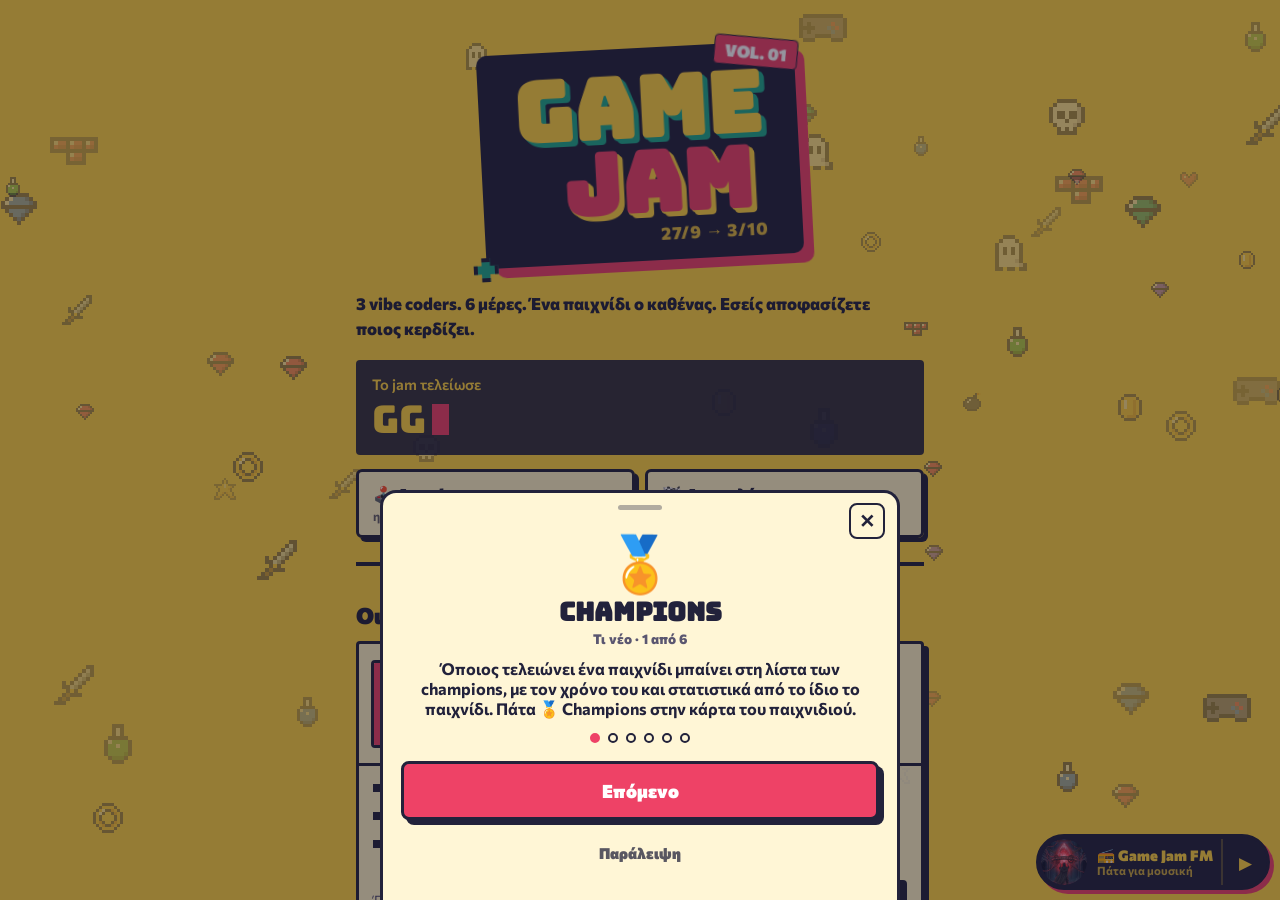
<file: index.html>
<!doctype html>
<html lang="el">
<head>
<meta charset="utf-8">
<meta name="viewport" content="width=device-width, initial-scale=1, viewport-fit=cover">
<title>GAME JAM Vol. 01</title>
<meta name="description" content="Κώστας, Αμαρίλντο και Φάνης έφτιαξαν από ένα παιχνίδι σε 6 μέρες. Παίξε, βαθμολόγησε και σχολίασε ως την Κυριακή 4/10, 21:00.">
<meta name="theme-color" content="#FFD23F">
<meta property="og:title" content="GAME JAM Vol. 01">
<meta property="og:description" content="3 vibe coders. 6 μέρες. Εσύ αποφασίζεις ποιος κερδίζει.">
<meta property="og:type" content="website">
<meta property="og:url" content="https://gamejam-patra.netlify.app/">
<meta property="og:image" content="https://gamejam-patra.netlify.app/og-vote.png">
<meta property="og:image:width" content="1200">
<meta property="og:image:height" content="630">
<meta name="twitter:card" content="summary_large_image">
<meta name="twitter:image" content="https://gamejam-patra.netlify.app/og-vote.png">
<link rel="manifest" href="manifest.webmanifest">
<link rel="apple-touch-icon" href="icons/apple-touch-icon.png">
<meta name="apple-mobile-web-app-capable" content="yes">
<meta name="mobile-web-app-capable" content="yes">
<meta name="apple-mobile-web-app-status-bar-style" content="default">
<meta name="apple-mobile-web-app-title" content="Game Jam">
<link rel="icon" href="data:image/svg+xml,<svg xmlns=%22http://www.w3.org/2000/svg%22 viewBox=%220 0 100 100%22><text y=%22.9em%22 font-size=%2290%22>🕹️</text></svg>">
<link rel="preconnect" href="https://fonts.googleapis.com">
<link rel="preconnect" href="https://fonts.gstatic.com" crossorigin>
<link href="https://fonts.googleapis.com/css2?family=Bungee&family=Commissioner:wght@400;600;800;900&display=swap" rel="stylesheet">
<link rel="stylesheet" href="gj.css?v29">
<link rel="stylesheet" href="radio.css?v29">
<style>
:root{box-sizing:border-box}
*,*::before,*::after{box-sizing:inherit}
html,body{margin:0;height:100%;overflow:hidden;background:#FFD23F}
@media (prefers-color-scheme:dark){html,body{background:#1C1B33}}
.stage{position:fixed;inset:0;padding-top:env(safe-area-inset-top,0px);padding-bottom:env(safe-area-inset-bottom,0px);padding-left:env(safe-area-inset-left,0px);padding-right:env(safe-area-inset-right,0px)}
#view{display:block;width:100%;height:100%;border:0;background:transparent}
</style>
</head>
<body>
<div class="stage"><iframe id="view" title="Game Jam" allow="autoplay; fullscreen; clipboard-write"></iframe></div>
<audio id="bgm" preload="none"></audio>
<div class="music radio" id="musicBtn" role="group" aria-label="Game Jam FM" data-on="false"><button class="rc" id="rOpen" type="button" aria-label="Άνοιγμα radio"><img id="rCover" alt="" width="40" height="40"></button><button class="rt" id="rInfo" type="button"><span class="rn" id="musicLbl">📻 Game Jam FM</span><span class="ra" id="rArtist">Πάτα για μουσική</span></button><button class="rp" id="rPlay" type="button" aria-label="Αναπαραγωγή / παύση"><span class="eq" aria-hidden="true"><i></i><i></i><i></i></span><span class="rpi" aria-hidden="true">▶</span></button></div>
<noscript><meta http-equiv="refresh" content="0; url=home.html"></noscript>
<script src="radio.js?v29"></script>
<script src="gj.js?v29"></script>
<script src="shell.js?v29"></script>
</body>
</html>
</file>
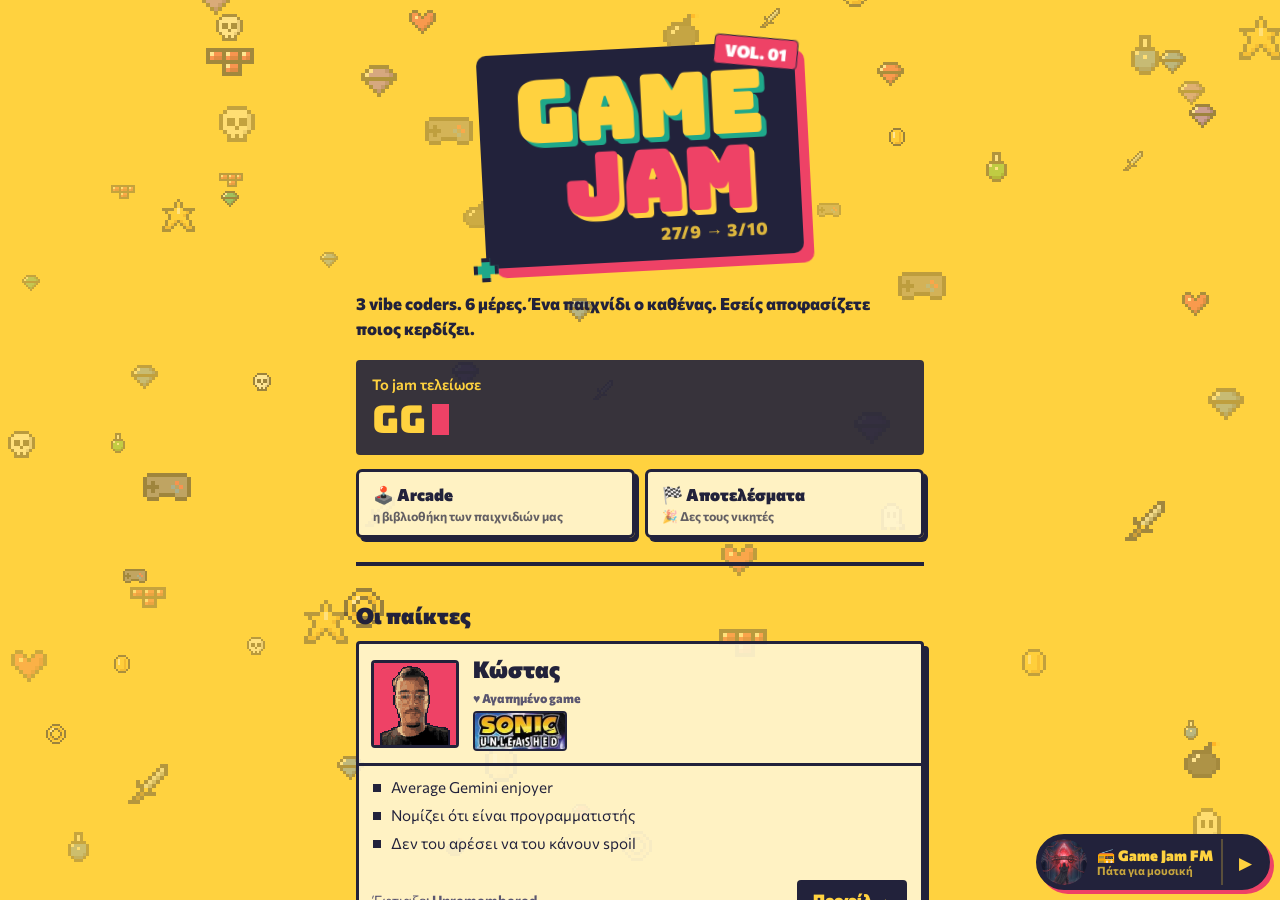
<file: arcade/index.html>
<!doctype html>
<html lang="el">
<head>
<meta charset="utf-8">
<script>if(window.top===window&&!/[?&]noshell/.test(location.search)){location.replace("/?p="+encodeURIComponent(location.pathname.replace(/^\/+/,""))+location.hash);}</script>
<meta name="viewport" content="width=device-width, initial-scale=1, viewport-fit=cover">
<title>Arcade · Game Jam</title>
<meta name="description" content="Η βιβλιοθήκη των παιχνιδιών του Κώστα, του Αμαρίλντο και του Φάνη.">
<meta name="theme-color" content="#FFD23F">
<link rel="icon" href="data:image/svg+xml,<svg xmlns=%22http://www.w3.org/2000/svg%22 viewBox=%220 0 100 100%22><text y=%22.9em%22 font-size=%2290%22>🕹️</text></svg>">
<link rel="preconnect" href="https://fonts.googleapis.com">
<link rel="preconnect" href="https://fonts.gstatic.com" crossorigin>
<link href="https://fonts.googleapis.com/css2?family=Bungee&family=Commissioner:wght@400;600;800;900&display=swap" rel="stylesheet">
<link rel="stylesheet" href="../arcade.css?v29">
<link rel="stylesheet" href="../gj.css?v29">
</head>
<body data-root="../" data-page="arcade">
<main>
  <a class="back" href="../home.html">← Game Jam</a>
  <header><h1 class="atitle"><span>ARCADE</span></h1><p class="asub">Η βιβλιοθήκη των παιχνιδιών μας. Όλα όσα έχουμε φτιάξει, και ό,τι έρχεται.</p></header>
  <div id="app"></div>
  <footer>Game Jam Vol. 01 · <a href="../home.html">Πίσω στο site</a></footer>
</main>
<script src="../gj.js?v29"></script>
<script src="../arcade.js?v29"></script>
</body>
</html>
</file>
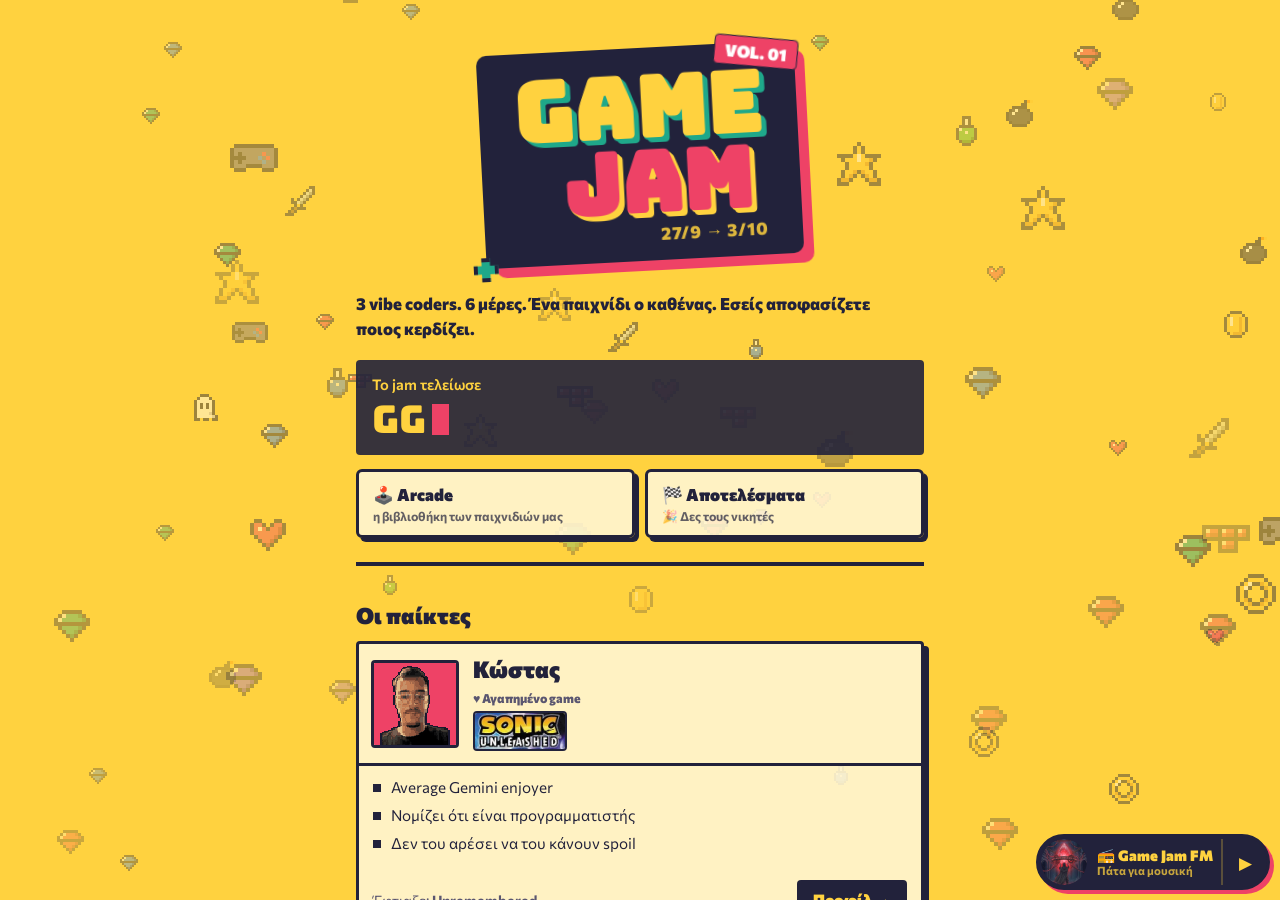
<file: devs/amarildo/index.html>
<!doctype html>
<html lang="el">
<head>
<meta charset="utf-8">
<script>if(window.top===window&&!/[?&]noshell/.test(location.search)){location.replace("/?p="+encodeURIComponent(location.pathname.replace(/^\/+/,""))+location.hash);}</script>
<meta name="viewport" content="width=device-width, initial-scale=1, viewport-fit=cover">
<title>Αμαρίλντο · Arcade · Game Jam</title>
<meta name="description" content="Προφίλ και παιχνίδια του/της Αμαρίλντο.">
<meta name="theme-color" content="#FFD23F">
<link rel="icon" href="data:image/svg+xml,<svg xmlns=%22http://www.w3.org/2000/svg%22 viewBox=%220 0 100 100%22><text y=%22.9em%22 font-size=%2290%22>🕹️</text></svg>">
<link rel="preconnect" href="https://fonts.googleapis.com">
<link rel="preconnect" href="https://fonts.gstatic.com" crossorigin>
<link href="https://fonts.googleapis.com/css2?family=Bungee&family=Commissioner:wght@400;600;800;900&display=swap" rel="stylesheet">
<link rel="stylesheet" href="../../arcade.css?v29">
<link rel="stylesheet" href="../../gj.css?v29">
</head>
<body data-root="../../" data-page="dev" data-dev="amarildo">
<main>
  <a class="back" href="../../arcade/">← Arcade</a>
  <div id="app"></div>
  <footer>Game Jam Vol. 01 · <a href="../../home.html">Πίσω στο site</a></footer>
</main>
<script src="../../gj.js?v29"></script>
<script src="../../arcade.js?v29"></script>
</body>
</html>
</file>
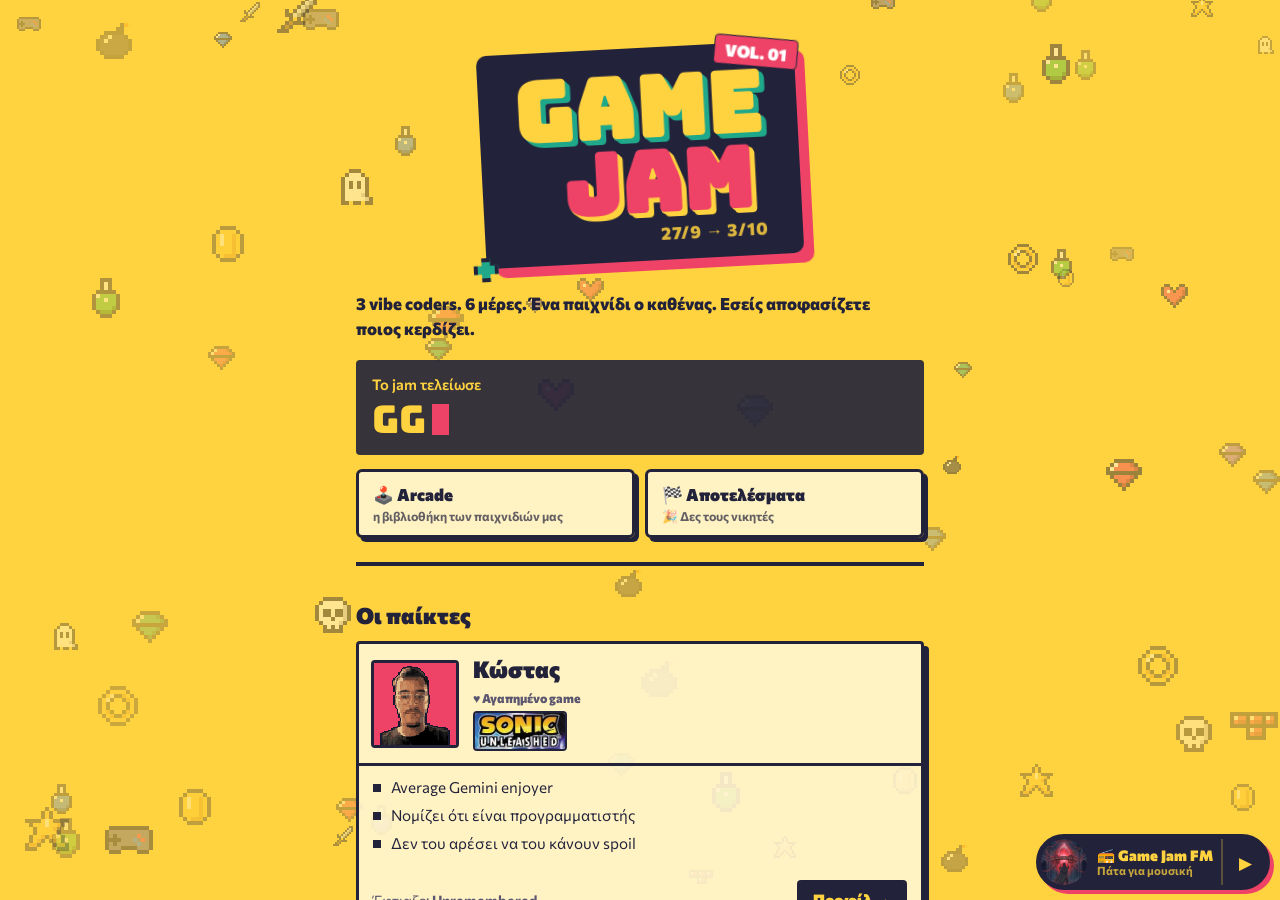
<file: devs/fanis/index.html>
<!doctype html>
<html lang="el">
<head>
<meta charset="utf-8">
<script>if(window.top===window&&!/[?&]noshell/.test(location.search)){location.replace("/?p="+encodeURIComponent(location.pathname.replace(/^\/+/,""))+location.hash);}</script>
<meta name="viewport" content="width=device-width, initial-scale=1, viewport-fit=cover">
<title>Φάνης · Arcade · Game Jam</title>
<meta name="description" content="Προφίλ και παιχνίδια του/της Φάνης.">
<meta name="theme-color" content="#FFD23F">
<link rel="icon" href="data:image/svg+xml,<svg xmlns=%22http://www.w3.org/2000/svg%22 viewBox=%220 0 100 100%22><text y=%22.9em%22 font-size=%2290%22>🕹️</text></svg>">
<link rel="preconnect" href="https://fonts.googleapis.com">
<link rel="preconnect" href="https://fonts.gstatic.com" crossorigin>
<link href="https://fonts.googleapis.com/css2?family=Bungee&family=Commissioner:wght@400;600;800;900&display=swap" rel="stylesheet">
<link rel="stylesheet" href="../../arcade.css?v29">
<link rel="stylesheet" href="../../gj.css?v29">
</head>
<body data-root="../../" data-page="dev" data-dev="fanis">
<main>
  <a class="back" href="../../arcade/">← Arcade</a>
  <div id="app"></div>
  <footer>Game Jam Vol. 01 · <a href="../../home.html">Πίσω στο site</a></footer>
</main>
<script src="../../gj.js?v29"></script>
<script src="../../arcade.js?v29"></script>
</body>
</html>
</file>
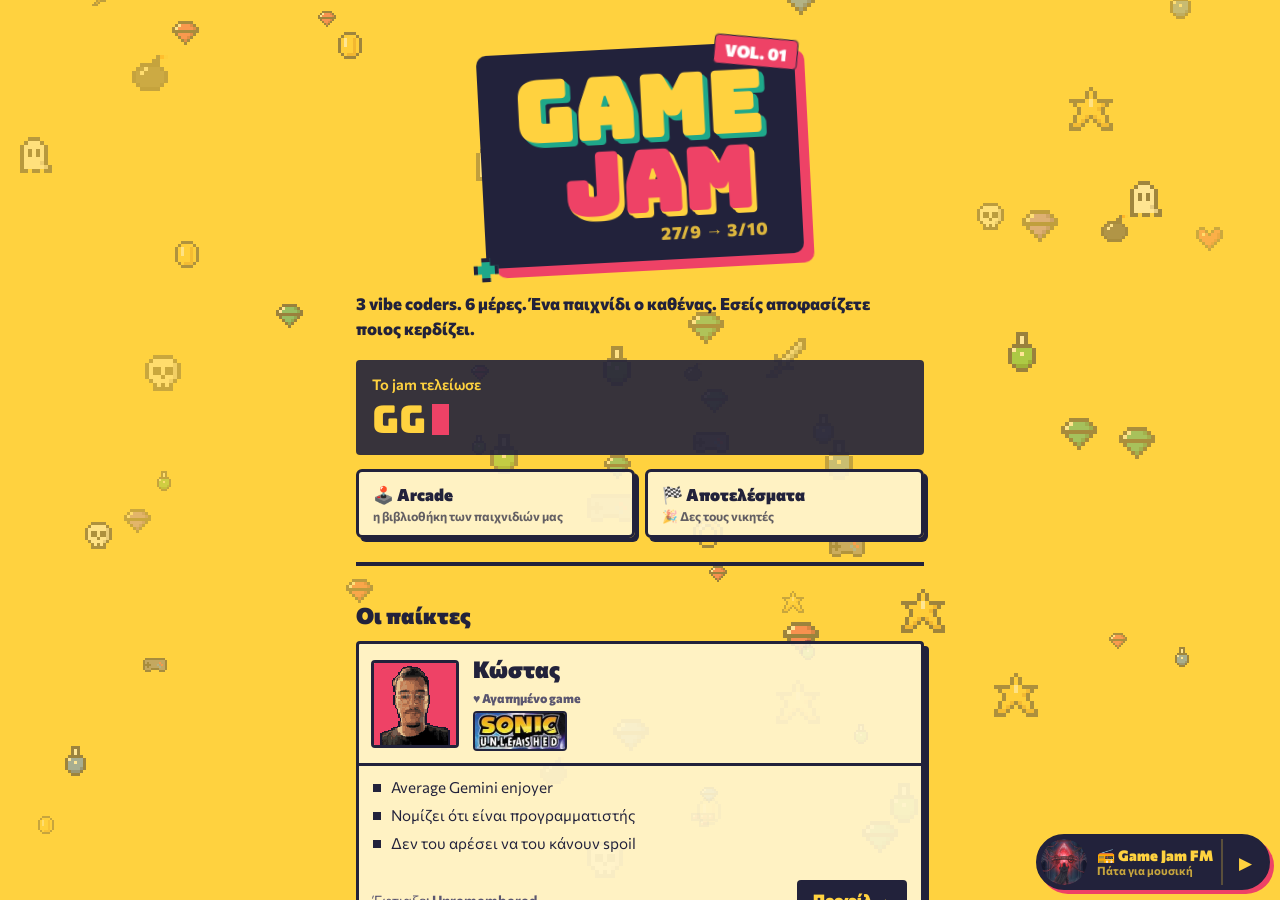
<file: devs/kostas/index.html>
<!doctype html>
<html lang="el">
<head>
<meta charset="utf-8">
<script>if(window.top===window&&!/[?&]noshell/.test(location.search)){location.replace("/?p="+encodeURIComponent(location.pathname.replace(/^\/+/,""))+location.hash);}</script>
<meta name="viewport" content="width=device-width, initial-scale=1, viewport-fit=cover">
<title>Κώστας · Arcade · Game Jam</title>
<meta name="description" content="Προφίλ και παιχνίδια του/της Κώστας.">
<meta name="theme-color" content="#FFD23F">
<link rel="icon" href="data:image/svg+xml,<svg xmlns=%22http://www.w3.org/2000/svg%22 viewBox=%220 0 100 100%22><text y=%22.9em%22 font-size=%2290%22>🕹️</text></svg>">
<link rel="preconnect" href="https://fonts.googleapis.com">
<link rel="preconnect" href="https://fonts.gstatic.com" crossorigin>
<link href="https://fonts.googleapis.com/css2?family=Bungee&family=Commissioner:wght@400;600;800;900&display=swap" rel="stylesheet">
<link rel="stylesheet" href="../../arcade.css?v29">
<link rel="stylesheet" href="../../gj.css?v29">
</head>
<body data-root="../../" data-page="dev" data-dev="kostas">
<main>
  <a class="back" href="../../arcade/">← Arcade</a>
  <div id="app"></div>
  <footer>Game Jam Vol. 01 · <a href="../../home.html">Πίσω στο site</a></footer>
</main>
<script src="../../gj.js?v29"></script>
<script src="../../arcade.js?v29"></script>
</body>
</html>
</file>
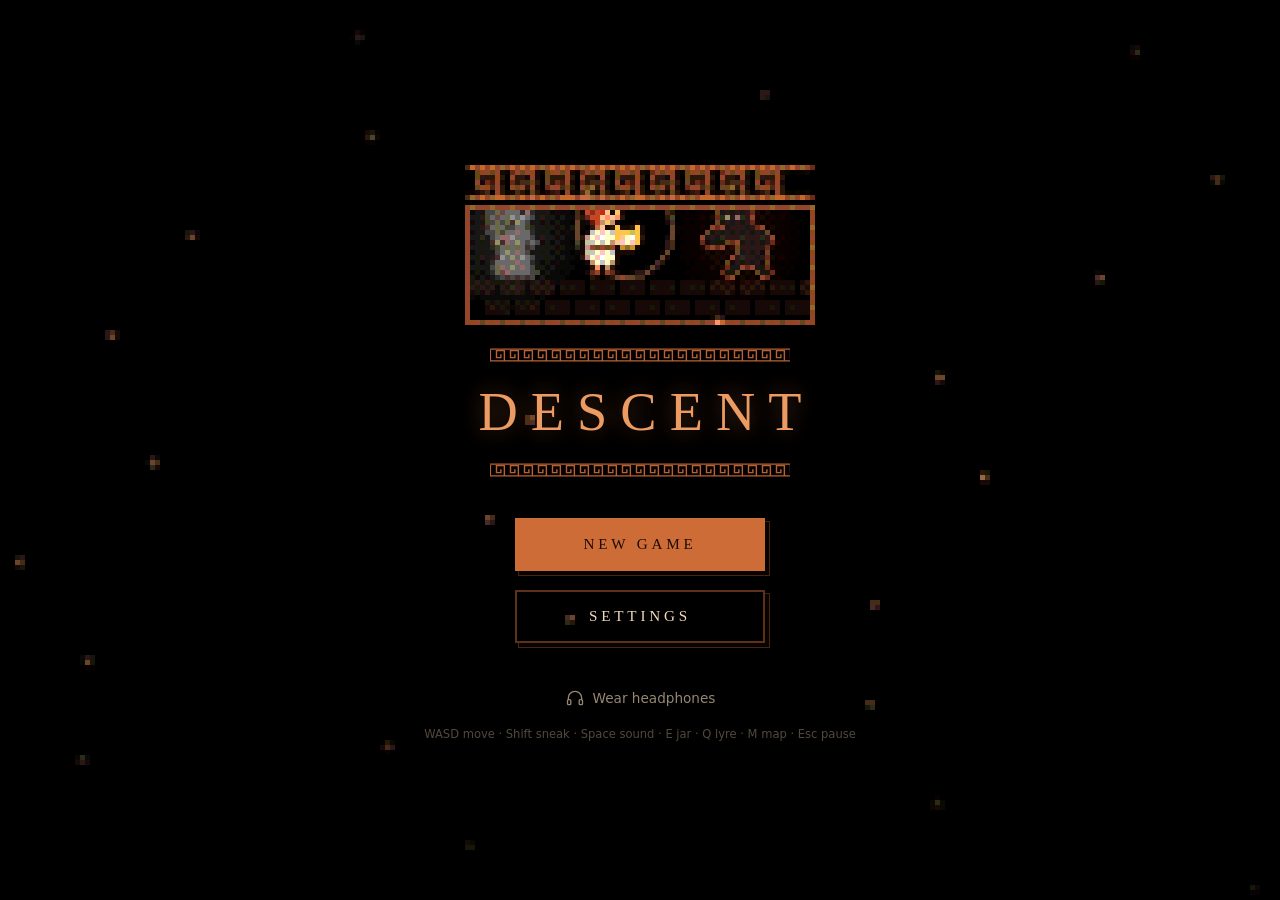
<file: games/a/index.html>
<!DOCTYPE html>
<html lang="en">
<head>
  <meta charset="utf-8">
  <meta name="viewport" content="width=device-width, initial-scale=1, maximum-scale=1, user-scalable=no, viewport-fit=cover">
  <meta name="mobile-web-app-capable" content="yes">
  <meta name="apple-mobile-web-app-capable" content="yes">
  <meta name="apple-mobile-web-app-status-bar-style" content="black-translucent">
  <meta name="theme-color" content="#000000">
  <title>Descent</title>
  <link rel="stylesheet" href="css/style.css">
</head>
<body>
  <canvas id="game"></canvas>

  <!-- Κατά τη διάρκεια του παιχνιδιού -->
  <div id="hud" class="hidden">
    <div class="hud-left">
      <button id="btn-pause" class="hud-btn" type="button" aria-label="Pause">
        <svg viewBox="0 0 24 24" aria-hidden="true"><rect x="6" y="5" width="4" height="14" rx="1"/><rect x="14" y="5" width="4" height="14" rx="1"/></svg>
      </button>
      <button id="btn-map" class="hud-btn" type="button" aria-label="Map">
        <svg viewBox="0 0 24 24" aria-hidden="true"><path class="line" d="M3 6l6-2 6 2 6-2v14l-6 2-6-2-6 2zM9 4v14M15 6v14"/></svg>
      </button>
    </div>
    <div class="hud-center">
      <div id="level-label"></div>
      <div id="strings-label"></div>
    </div>
    <div class="hud-right">
      <button id="btn-melody" class="hud-btn hidden" type="button" aria-label="Play the lyre">
        <svg viewBox="0 0 24 24" aria-hidden="true"><path class="line" d="M7 4c-3 3-3 9 0 13h10c3-4 3-10 0-13M7 4c1 2 1 4 0 6M17 4c-1 2-1 4 0 6M6 10h12M9 10v7M12 10v7M15 10v7M8 20h8"/></svg>
        <span id="melody-count" class="count">0</span>
      </button>
      <button id="btn-jar" class="hud-btn hidden" type="button" aria-label="Throw libation jar">
        <svg viewBox="0 0 24 24" aria-hidden="true"><path class="line" d="M9 3h6M10 3v3c-4 2-5 7-3 11l2 3h6l2-3c2-4 1-9-3-11V3M7 10h10"/></svg>
        <span id="jar-count" class="count">0</span>
      </button>
    </div>
  </div>
  <div id="hint"></div>
  <div id="notice"></div>
  <div id="level-intro"><p id="intro-number"></p><p id="intro-name"></p><p id="intro-line"></p></div>

  <!-- Αρχικό μενού -->
  <div id="menu" class="overlay">
    <div id="menu-art" aria-hidden="true"></div>
    <div class="meander"></div>
    <h1>DESCENT</h1>
    <div class="meander"></div>
    <button id="btn-continue" class="btn" type="button" data-action="continue">Continue</button>
    <button id="btn-new" class="btn" type="button" data-action="new">New Game</button>
    <button class="btn" type="button" data-action="settings">Settings</button>
    <p class="headphones">
      <svg viewBox="0 0 24 24" aria-hidden="true"><path d="M4 14v-2a8 8 0 0 1 16 0v2"/><rect x="3" y="14" width="4" height="6" rx="1.5"/><rect x="17" y="14" width="4" height="6" rx="1.5"/></svg>
      Wear headphones
    </p>
    <p class="controls touch-only">Left side: move &middot; Right side: sound</p>
    <p class="controls keys-only">WASD move &middot; Shift sneak &middot; Space sound &middot; E jar &middot; Q lyre &middot; M map &middot; Esc pause</p>
  </div>

  <div id="settings" class="overlay hidden">
    <h2>Settings</h2>
    <div class="meander"></div>
    <button class="btn sound-toggle" type="button" data-action="sound">Sound: on</button>
    <button class="btn vibration-toggle" type="button" data-action="vibration">Vibration: on</button>
    <button class="btn primary" type="button" data-action="back">Back</button>
  </div>

  <div id="pause" class="overlay hidden">
    <h2>Paused</h2>
    <div class="meander"></div>
    <p id="pause-chapter" class="small-label"></p>
    <p id="pause-objective" class="objective"></p>
    <button class="btn primary" type="button" data-action="resume">Resume</button>
    <button class="btn sound-toggle" type="button" data-action="sound">Sound: on</button>
    <button class="btn vibration-toggle" type="button" data-action="vibration">Vibration: on</button>
    <button class="btn" type="button" data-action="menu">Main menu</button>
  </div>

  <!-- Χάρτης: ο ίδιος ο χάρτης ζωγραφίζεται στο canvas (drawMap στο js/main.js) -->
  <div id="map-screen" class="overlay hidden">
    <p id="map-chapter" class="small-label"></p>
    <button class="btn primary" type="button" data-action="map-close">Back</button>
  </div>

  <!-- Cutscenes: οι γραμμές μπαίνουν από το js/cutscene.js -->
  <div id="cutscene" class="overlay cutscene hidden">
    <button id="cut-skip" type="button">Skip</button>
    <canvas id="cut-art" aria-hidden="true"></canvas>
    <div id="cut-lines"></div>
    <div class="cut-next" aria-hidden="true"></div>
  </div>

  <!-- Μετά τα τέλη (τα κείμενα των κουμπιών από το STORY.md, ενότητα 5) -->
  <div id="end-good" class="overlay end hidden">
    <div class="meander"></div>
    <button class="btn primary" type="button" data-action="menu">Main menu</button>
  </div>
  <div id="end-bad" class="overlay end hidden">
    <div class="meander"></div>
    <button class="btn primary" type="button" data-action="retry">Try again from the last checkpoint</button>
    <button class="btn" type="button" data-action="menu">Main menu</button>
  </div>

  <script src="js/pottery.js"></script>
  <script src="js/pixel.js"></script>
  <script src="js/sprites.js"></script>
  <script src="js/story.js"></script>
  <script src="js/levels.js"></script>
  <script src="js/level.js"></script>
  <script src="js/echo.js"></script>
  <script src="js/input.js"></script>
  <script src="js/monster.js"></script>
  <script src="js/exit.js"></script>
  <script src="js/jar.js"></script>
  <script src="js/items.js"></script>
  <script src="js/charon.js"></script>
  <script src="js/melody.js"></script>
  <script src="js/souls.js"></script>
  <script src="js/eurydice.js"></script>
  <script src="js/cutscene.js"></script>
  <script src="js/eggs.js"></script>
  <script src="js/fx.js"></script>
  <script src="js/hints.js"></script>
  <script src="js/save.js"></script>
  <script src="js/altar.js"></script>
  <script src="js/sound.js"></script>
  <script src="js/voice.js"></script>
  <script src="js/dread.js"></script>
  <script src="js/scare.js"></script>
  <script src="js/main.js"></script>
</body>
</html>
</file>
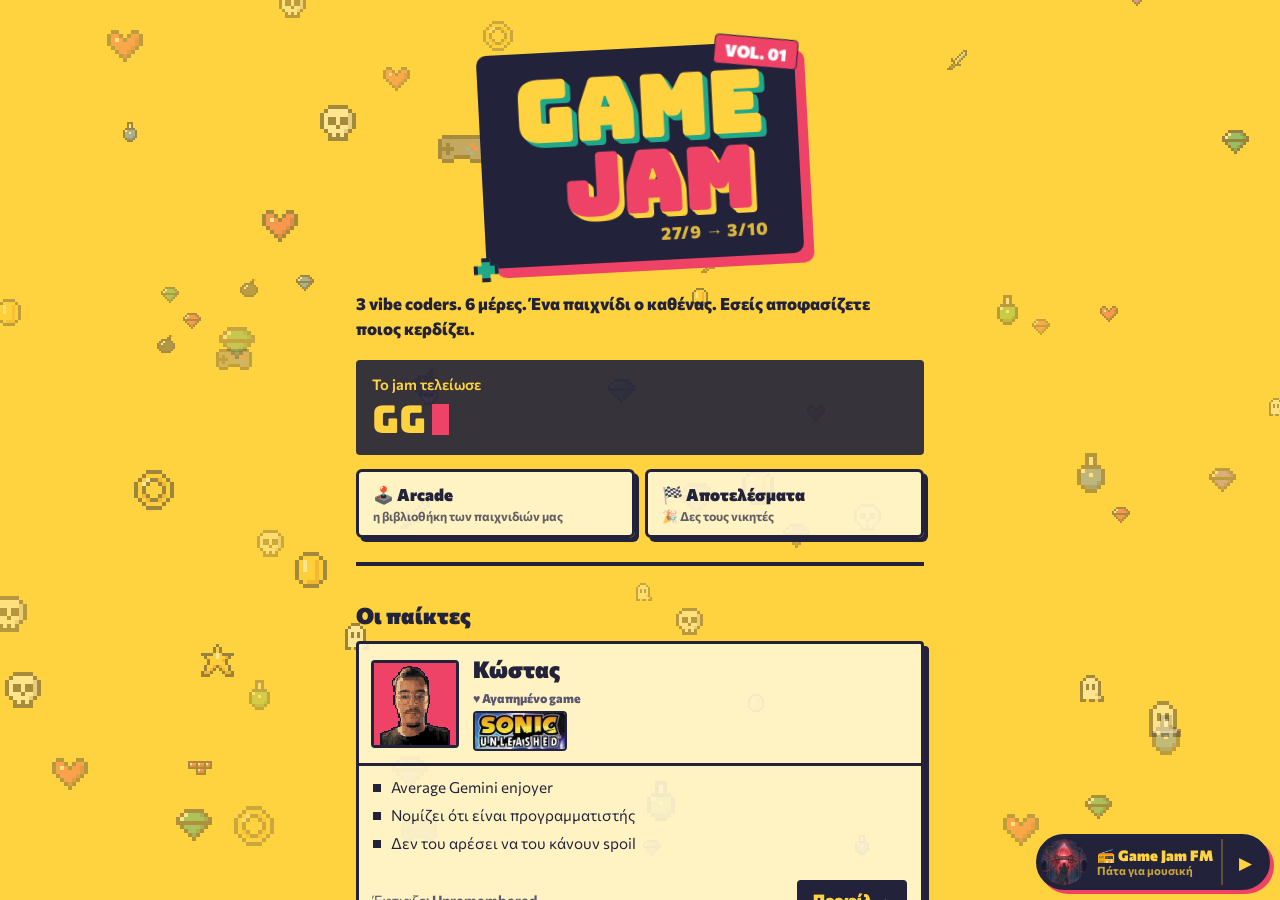
<file: home.html>
<!doctype html>
<html lang="el">
<head>
<meta charset="utf-8">
<script>if(window.top===window&&!/[?&]noshell/.test(location.search)){location.replace("/?p="+encodeURIComponent(location.pathname.replace(/^\/+/,"")||"home.html")+location.hash);}</script>
<meta name="viewport" content="width=device-width, initial-scale=1, viewport-fit=cover">
<title>Game Jam — 3 vibe coders, 6 μέρες</title>
<meta name="description" content="Κώστας, Αμαρίλντο και Φάνης έφτιαξαν από ένα παιχνίδι σε 6 μέρες. Παίξε, βαθμολόγησε και σχολίασε ως την Κυριακή 4/10, 21:00.">
<meta property="og:title" content="GAME JAM Vol. 01">
<meta property="og:description" content="3 vibe coders. 6 μέρες. Εσύ αποφασίζεις ποιος κερδίζει.">
<meta property="og:type" content="website">
<meta property="og:url" content="https://gamejam-patra.netlify.app/">
<meta property="og:image" content="https://gamejam-patra.netlify.app/og-vote.png">
<meta name="twitter:image" content="https://gamejam-patra.netlify.app/og-vote.png">
<meta property="og:image:width" content="1200">
<meta property="og:image:height" content="630">
<meta name="twitter:card" content="summary_large_image">
<meta name="theme-color" content="#FFD23F">
<link rel="manifest" href="manifest.webmanifest">
<link rel="apple-touch-icon" href="icons/apple-touch-icon.png">
<meta name="apple-mobile-web-app-capable" content="yes">
<meta name="mobile-web-app-capable" content="yes">
<meta name="apple-mobile-web-app-status-bar-style" content="default">
<meta name="apple-mobile-web-app-title" content="Game Jam">
<link rel="stylesheet" href="gj.css?v29">
<link rel="preconnect" href="https://fonts.googleapis.com">
<link rel="preconnect" href="https://fonts.gstatic.com" crossorigin>
<link href="https://fonts.googleapis.com/css2?family=Bungee&family=Commissioner:wght@400;600;800;900&display=swap" rel="stylesheet">
<style>
:root{
  --bg:#FFD23F; --ink:#22223B; --paper:#FFF6D6; --red:#EE4266; --teal:#1FA88A; --indigo:#3D3A8C; --muted:#5a5670;
  --display:"Bungee","Arial Black",Impact,sans-serif;
  --body:"Commissioner","Segoe UI",Roboto,Helvetica,Arial,sans-serif;
  box-sizing:border-box;
  padding-top:env(safe-area-inset-top,0px);
  padding-bottom:env(safe-area-inset-bottom,0px);
}
@media (prefers-color-scheme:dark){
  :root:not([data-theme="light"]){ --bg:#1C1B33; --ink:#FFE9A3; --paper:#2A2848; --red:#FF6B88; --teal:#4FD6B4; --indigo:#8F8BFF; --muted:#b9b3d6; }
}
:root[data-theme="dark"]{ --bg:#1C1B33; --ink:#FFE9A3; --paper:#2A2848; --red:#FF6B88; --teal:#4FD6B4; --indigo:#8F8BFF; --muted:#b9b3d6; }
html{scroll-padding-top:env(safe-area-inset-top,0px);-webkit-text-size-adjust:100%}
*,*::before,*::after{box-sizing:inherit}
body{margin:0;background:var(--bg);color:var(--ink);font-family:var(--body);font-size:16px;line-height:1.45}
p,li{text-wrap:pretty} h1,h2,h3{text-wrap:balance}
main{max-width:600px;margin:0 auto;padding:24px 16px 48px}
a{color:inherit}
:focus-visible{outline:3px solid var(--red);outline-offset:3px}

.hero{padding:18px 0 24px;border-bottom:4px solid var(--ink)}
.title{margin:6px 0 0;display:flex;justify-content:center}
.lockup{position:relative;display:inline-block;background:var(--ink);padding:.28em .42em .22em;border-radius:.12em;transform:rotate(-3deg);box-shadow:.12em .12em 0 var(--red);font-family:var(--display);font-size:clamp(3rem,15vw,5.2rem);line-height:.9}
.lockup .w{display:block;white-space:nowrap;letter-spacing:.01em}
.lockup .w1{color:var(--bg);text-shadow:.02em .02em 0 var(--teal),.04em .04em 0 var(--teal),.06em .06em 0 var(--teal)}
.lockup .w2{color:var(--red);padding-left:.55em;text-shadow:.02em .02em 0 var(--bg),.04em .04em 0 var(--bg),.06em .06em 0 var(--bg)}
.lockup .tab{position:absolute;right:-.25em;top:-.32em;transform:rotate(8deg);background:var(--red);color:#fff;font-family:var(--body);font-weight:900;font-size:.2em;line-height:1;padding:.35em .6em;border:.12em solid var(--ink);border-radius:.25em;white-space:nowrap}
.lockup .dates{display:block;margin-top:.35em;font-family:var(--body);font-weight:800;font-size:.21em;letter-spacing:.04em;color:var(--bg);opacity:.85;text-align:right}
.lockup .px{position:absolute;left:-.16em;bottom:-.16em;width:.3em;height:.3em;background:var(--teal);border:.05em solid var(--ink);clip-path:polygon(33% 0,67% 0,67% 33%,100% 33%,100% 67%,67% 67%,67% 100%,33% 100%,33% 67%,0 67%,0 33%,33% 33%)}
.tag{font-weight:800;font-size:1.05rem;margin:30px 0 0}

.clock{margin-top:20px;background:color-mix(in srgb,var(--ink) 90%,transparent);color:var(--bg);padding:14px 16px;border-radius:4px}
.clock p{margin:0;font-weight:600;font-size:.92rem}
.digits{font-family:var(--display);font-size:clamp(1.6rem,8.5vw,2.4rem);line-height:1.1;margin-top:4px;font-variant-numeric:tabular-nums;white-space:nowrap}

h2{font-weight:900;font-size:1.4rem;margin:36px 0 12px;line-height:1.2}

.players{display:grid;gap:18px}
.player{background:color-mix(in srgb,var(--paper) 88%,transparent);border:3px solid var(--ink);border-radius:4px;box-shadow:5px 5px 0 var(--ink);overflow:hidden}
.phead{display:flex;gap:14px;align-items:center;padding:12px;border-bottom:3px solid var(--ink)}
.portrait{flex:none;width:88px;height:88px;image-rendering:pixelated;border:3px solid var(--ink);border-radius:4px;display:block}
.pinfo{min-width:0}
.pname{font-family:var(--body);font-weight:900;font-size:1.45rem;line-height:1.1;margin:0}
.favrow{display:flex;flex-direction:column;align-items:flex-start;gap:4px;margin-top:8px}
.favrow span{font-size:.78rem;font-weight:800;color:var(--muted)}
.logo{display:block;height:40px;width:auto;max-width:150px;object-fit:contain;border-radius:4px;border:2px solid var(--ink)}
.teaser{position:relative;margin:4px 14px 12px;border:3px solid var(--ink);border-radius:4px;overflow:hidden;aspect-ratio:16/9;background:var(--bg);display:grid;place-items:center}
.teaser img{width:100%;height:100%;object-fit:cover;display:block}
.teaser.locked img{filter:blur(14px) saturate(1.3);transform:scale(1.15)}
.teaser .lbl{position:absolute;inset:auto 0 0 0;background:var(--ink);color:var(--bg);font-weight:800;font-size:.85rem;padding:6px 10px;text-align:center}
.teaser.empty{aspect-ratio:auto;border-style:dashed;border-width:2px;color:var(--muted);font-weight:700;font-size:.9rem;padding:12px;text-align:center}
.intro{margin:-4px 0 14px;font-weight:600}
.games{display:grid;gap:18px}
.gcard{background:color-mix(in srgb,var(--paper) 88%,transparent);border:3px solid var(--ink);border-radius:4px;box-shadow:5px 5px 0 var(--ink);overflow:hidden}
.ghead{display:flex;align-items:baseline;justify-content:space-between;gap:10px;padding:12px 14px;border-bottom:3px solid var(--ink)}
.gl{font-family:var(--display);font-size:1.6rem;line-height:1}
.gcard[data-l="A"] .gl{color:var(--red)} .gcard[data-l="B"] .gl{color:var(--teal)} .gcard[data-l="C"] .gl{color:var(--indigo)}
.gwho{font-weight:800;font-size:.9rem;color:var(--muted);white-space:nowrap}
.gcard .teaser{margin:12px 14px}
.topnav{display:flex;gap:10px;margin-top:14px;flex-wrap:wrap}
.navb{flex:1 1 140px;display:flex;flex-direction:column;text-decoration:none;font-weight:900;font-size:1.05rem;padding:10px 14px;border:3px solid var(--ink);border-radius:6px;background:color-mix(in srgb,var(--paper) 88%,transparent);box-shadow:4px 4px 0 var(--ink)}
.navb small{font-weight:700;font-size:.78rem;opacity:.7}
.navb:active{transform:translate(3px,3px);box-shadow:1px 1px 0 var(--ink)}
.gtitle{font-family:var(--display);font-size:clamp(1.15rem,5.6vw,1.6rem);line-height:1.05;overflow-wrap:anywhere}
.gtitle small{display:block;font-family:var(--body);font-weight:800;font-size:.72rem;color:var(--muted);letter-spacing:.04em;margin-bottom:2px}
.gwho a{color:inherit}
.gre{padding:10px 14px 12px;border-top:3px dashed color-mix(in srgb,var(--ink) 35%,transparent)}
.gre .cap{margin:0 0 8px;font-weight:900;font-size:.85rem}
.gre .row{display:flex;flex-wrap:wrap;gap:6px}
.rx{font:inherit;font-weight:900;font-size:.82rem;display:inline-flex;align-items:center;gap:4px;padding:5px 9px;border:2px solid var(--ink);border-radius:999px;background:color-mix(in srgb,var(--paper) 80%,transparent);color:var(--ink);cursor:pointer;line-height:1}
.rx .e{font-size:1.05rem}
.rx[aria-pressed="true"]{background:var(--red);color:#fff}
.rx:active{transform:scale(.94)}
.gst{display:block;width:100%;text-align:left;font:inherit;font-weight:800;font-size:.82rem;color:var(--muted);background:none;border:0;border-top:3px dashed color-mix(in srgb,var(--ink) 35%,transparent);padding:10px 14px;cursor:pointer}
.gst:hover{text-decoration:underline}
.gvid{display:inline-block;font:inherit;font-weight:900;font-size:.95rem;padding:9px 14px;border:3px solid var(--ink);border-radius:6px;background:var(--paper);color:var(--ink);box-shadow:3px 3px 0 var(--ink);cursor:pointer;white-space:nowrap}
.gvid:active{transform:translate(2px,2px);box-shadow:1px 1px 0 var(--ink)}
.plinks{display:flex;flex-wrap:wrap;gap:6px;padding:0 14px 12px}
.plinks a{font-weight:900;font-size:.82rem;text-decoration:none;padding:5px 10px;border:2px solid var(--ink);border-radius:999px;background:color-mix(in srgb,var(--paper) 80%,transparent);color:var(--ink)}
.plinks a:active{transform:scale(.95)}
.linkbtn{background:none;border:0;padding:0;font:inherit;font-weight:800;color:inherit;text-decoration:underline;cursor:pointer}
.pfoot a.plink{font-weight:900;white-space:nowrap}
.gvote{display:flex;align-items:center;justify-content:space-between;gap:10px;padding:10px 14px 14px;border-top:3px dashed color-mix(in srgb,var(--ink) 35%,transparent)}
.gmine{font-weight:800;font-size:.9rem;color:var(--muted)}
.gvbtn{font:inherit;font-weight:900;font-size:.95rem;padding:9px 14px;border:3px solid var(--ink);border-radius:6px;background:var(--red);color:#fff;box-shadow:3px 3px 0 var(--ink);cursor:pointer;white-space:nowrap}
.gcom{display:block;width:100%;font:inherit;font-weight:900;font-size:.95rem;padding:10px 14px;border:0;border-top:3px solid var(--ink);background:color-mix(in srgb,var(--paper) 70%,transparent);color:var(--ink);cursor:pointer;text-align:center}
.gch{background:color-mix(in srgb,var(--bg) 55%,var(--paper))}
.gcom:active{background:var(--y,#FFD23F)}
.gvbtn:active{transform:translate(2px,2px);box-shadow:1px 1px 0 var(--ink)}
.install{background:color-mix(in srgb,var(--paper) 88%,transparent);border:3px solid var(--ink);border-radius:6px;padding:16px;box-shadow:5px 5px 0 var(--ink)}
.install h3{margin:0 0 6px;font-weight:900;font-size:1.15rem}
.install p{margin:0 0 10px}
.install ol{margin:10px 0 0;padding-left:20px} .install li{margin-bottom:6px}
.install video{display:block;width:100%;max-width:280px;margin:12px auto 0;border:3px solid var(--ink);border-radius:10px;background:#000}
.inapp{background:var(--red);color:#fff;border:3px solid var(--ink);border-radius:6px;padding:12px 14px;font-weight:800;margin-bottom:12px}
.inapp button{margin-top:8px;font:inherit;font-weight:900;background:#fff;color:#22223B;border:2px solid #22223B;border-radius:6px;padding:6px 12px;cursor:pointer}
.ibtn{display:block;width:100%;font:inherit;font-weight:900;font-size:1.1rem;padding:14px;border:3px solid var(--ink);border-radius:6px;background:var(--teal);color:#fff;box-shadow:5px 5px 0 var(--ink);cursor:pointer}
.awards{display:grid;gap:10px}
.aw-w{font-family:var(--display);font-size:1.15rem;color:var(--ink)!important;line-height:1.1;margin-top:6px!important}
.award.main .aw-w{color:var(--bg)!important;font-size:1.5rem}
.aw-again{justify-self:start;margin-top:4px}
.cban{margin:22px 0 4px;padding:14px 14px 16px;background:var(--ink);color:var(--bg);border:3px solid var(--ink);border-radius:6px;box-shadow:5px 5px 0 var(--red);text-align:center}
.cb-k{margin:0 0 10px;font-weight:900;font-size:.8rem;letter-spacing:.14em;color:var(--red)}
.cb-th{display:block}.cb-th img{display:block;width:100%;aspect-ratio:16/9;object-fit:cover;border:3px solid var(--bg);border-radius:6px;background:#000}
.cb-row{display:flex;align-items:center;justify-content:center;gap:12px;margin-top:12px;text-align:left}
.cb-pt{width:64px;height:64px;border:3px solid var(--bg);border-radius:6px;image-rendering:pixelated;background:#000;flex:none}
.cb-g{margin:0;font-family:var(--display);font-size:clamp(1.4rem,7vw,2rem);line-height:1;color:var(--bg)}
.cb-by{margin:4px 0 0;font-weight:800;font-size:.9rem;opacity:.9}.cb-by a{color:inherit}
.cb-ac{display:flex;gap:10px;justify-content:center;flex-wrap:wrap;margin-top:14px}
.cban .play{background:var(--red);color:#fff;border:2px solid var(--red)}
.cban .play.alt,.aw-again{background:transparent;color:inherit;border:2px solid currentColor}
.cup{display:inline-block;font-family:var(--body);font-weight:900;font-size:.72rem;letter-spacing:.04em;background:var(--red);color:#fff;border-radius:999px;padding:3px 9px;margin:0 6px 4px 0;vertical-align:middle}
.pname .cup{margin:0 0 0 6px;font-size:.9rem;padding:1px 7px}
.gcard.won,.player.won{box-shadow:5px 5px 0 var(--red)}
.gtitle .cup{display:table;margin-bottom:4px}
.timeline li.tbd::before{background:repeating-linear-gradient(45deg,var(--ink) 0 3px,var(--bg) 3px 6px)}
.tbdchip{display:inline-block;margin-left:6px;font-size:.75rem;font-weight:900;padding:2px 8px;border-radius:999px;border:2px dashed var(--ink);vertical-align:middle;animation:tbd 2.4s ease-in-out infinite}
@keyframes tbd{50%{opacity:.45}}
@media (prefers-reduced-motion:reduce){.tbdchip{animation:none}}
.award{background:color-mix(in srgb,var(--paper) 88%,transparent);border:3px solid var(--ink);border-radius:4px;padding:12px 14px}
.award b{display:block;font-size:1.05rem}
.award p{margin:4px 0 0;font-size:.93rem;color:var(--muted)}
.award.main{background:color-mix(in srgb,var(--ink) 90%,transparent);color:var(--bg)} .award.main p{color:var(--bg);opacity:.85}
.fav{display:inline-block;margin-top:8px;font-weight:800;font-size:.82rem;padding:4px 9px;border-radius:999px;color:#fff;white-space:nowrap;max-width:100%;overflow:hidden;text-overflow:ellipsis}
.fav::before{content:"♥ ";}
.player[data-c="red"] .fav{background:var(--red)}
.player[data-c="teal"] .fav{background:var(--teal)}
.player[data-c="indigo"] .fav{background:var(--indigo)}
.traits{list-style:none;margin:0;padding:10px 14px 4px}
.traits li{position:relative;padding-left:18px;margin-bottom:6px;font-size:.95rem}
.traits li::before{content:"";position:absolute;left:0;top:.5em;width:8px;height:8px;background:var(--ink)}
.pfoot{padding:4px 14px 14px;display:flex;align-items:center;justify-content:space-between;gap:10px;flex-wrap:wrap}
.pgame{margin:0;color:var(--muted);font-size:.9rem}
.play{font-weight:800;text-decoration:none;background:var(--ink);color:var(--bg);padding:8px 16px;border-radius:4px;white-space:nowrap}

ol.steps{margin:0;padding:0;list-style:none;counter-reset:s;display:grid;gap:10px}
ol.steps li{counter-increment:s;display:flex;gap:12px;align-items:flex-start}
ol.steps li::before{content:counter(s);flex:none;font-family:var(--display);font-size:1.2rem;width:36px;height:36px;display:grid;place-items:center;border:3px solid var(--ink);border-radius:50%}
ol.steps li p{margin:5px 0 0}

.btn{display:block;width:100%;text-align:center;font-family:var(--display);font-size:1.3rem;padding:16px;text-decoration:none;border:3px solid var(--ink);border-radius:4px;box-shadow:5px 5px 0 var(--ink);color:#fff}
.vote{margin-top:20px;background:var(--red)}
.discord{margin-top:18px;background:var(--indigo)}
.btn.dc{display:flex;align-items:center;gap:14px;text-align:left;padding:14px 16px;background:#3D3A8C;color:#fff;font-family:var(--body);box-shadow:5px 5px 0 var(--ink)}
.btn.dc .ic{flex:none;width:52px;height:52px;background:#FFD23F;border:3px solid #22223B;border-radius:6px;display:grid;place-items:center}
.btn.dc .ic svg{width:34px;height:34px;image-rendering:pixelated;shape-rendering:crispEdges}
.btn.dc .tx{display:flex;flex-direction:column;min-width:0}
.btn.dc .t1{font-weight:900;font-size:1.25rem;line-height:1.15}
.btn.dc .t2{font-weight:700;font-size:.88rem;opacity:.85;margin-top:2px}
.btn.dc .go{margin-left:auto;flex:none;font-family:var(--body);font-weight:900;font-size:2rem;line-height:1;color:#FFD23F}
.btn.dc .live{display:inline-block;background:#EE4266;color:#fff;font-size:.7rem;font-weight:900;padding:2px 7px;border-radius:999px;margin-left:6px;vertical-align:3px;border:2px solid #22223B}
.btn.wip,.btn.wip[aria-disabled="true"]{display:flex;flex-direction:column;align-items:center;gap:8px;padding:14px;background:repeating-linear-gradient(-45deg,#FFD23F 0 14px,#22223B 14px 28px);color:#fff;box-shadow:5px 5px 0 var(--ink);pointer-events:none}
.btn.wip .chip{background:#22223B;color:#FFD23F;border:3px solid #FFD23F;border-radius:4px;padding:6px 12px;font-size:1.05rem;line-height:1.1}
.btn.wip .sub{background:#FFD23F;color:#22223B;font-family:var(--body);font-weight:900;font-size:.85rem;padding:3px 10px;border-radius:999px;border:2px solid #22223B}
.btn[aria-disabled="true"]{background:color-mix(in srgb,var(--paper) 88%,transparent);color:var(--muted);box-shadow:none;pointer-events:none}
.note{font-size:.9rem;color:var(--muted);margin:14px 0 0;text-align:center}

.sched{background:color-mix(in srgb,var(--paper) 88%,transparent);border:3px solid var(--ink);border-radius:6px;padding:18px 16px 2px 18px}
.timeline{margin:0 0 0 8px;padding:0;list-style:none;border-left:4px solid var(--ink)}
.timeline li{position:relative;padding:0 0 16px 20px}
.timeline li::before{content:"";position:absolute;left:-12px;top:4px;width:16px;height:16px;border-radius:50%;background:var(--bg);border:4px solid var(--ink)}
.timeline li.now::before{background:var(--red)}
.timeline b{display:block}

details{background:color-mix(in srgb,var(--paper) 88%,transparent);border:3px solid var(--ink);border-radius:4px;padding:12px 14px}
summary{font-weight:900;cursor:pointer}
details ul{margin:10px 0 0;padding-left:18px}
details li{margin-bottom:6px}
footer{margin-top:36px;font-size:.88rem;color:var(--muted)}
main{position:relative;z-index:1}
.bgfx{position:fixed;inset:0;z-index:0;pointer-events:none;overflow:hidden}
.bgfx canvas{width:100%;height:100%;display:block}
.btn{transition:transform .08s,box-shadow .08s}
.btn:active{transform:translate(5px,5px);box-shadow:0 0 0 var(--ink)}
.play:active{transform:translate(2px,2px)}
@media (prefers-reduced-motion:no-preference){
  /* logo */
  .lockup{animation:slam .55s cubic-bezier(.2,1.5,.5,1) both, bob 4s ease-in-out .6s infinite}
  @keyframes slam{from{opacity:0;transform:rotate(-12deg) scale(1.4)}to{transform:rotate(-3deg)}}
  @keyframes bob{0%,100%{transform:rotate(-3deg) translateY(0)}50%{transform:rotate(-1.5deg) translateY(-6px)}}
  .lockup .tab{animation:wiggle 2.8s ease-in-out infinite}
  @keyframes wiggle{0%,80%,100%{transform:rotate(8deg)}85%{transform:rotate(16deg) scale(1.1)}90%{transform:rotate(2deg)}95%{transform:rotate(12deg)}}
  .lockup .px{animation:twinkle 1.2s steps(2) infinite}
  @keyframes twinkle{50%{transform:scale(1.5) rotate(45deg);background:var(--red)}}
  .lockup .w2{animation:jamglow 3s steps(1) infinite}
  @keyframes jamglow{0%,92%,100%{transform:none}94%{transform:translate(-2px,1px)}96%{transform:translate(2px,-1px)}}
  /* clock */
  .digits::after{content:"";display:inline-block;width:.45em;height:.8em;margin-left:.15em;background:var(--red);vertical-align:-.05em;animation:blink 1s steps(1) infinite}
  @keyframes blink{50%{opacity:0}}
  .clock{position:relative;overflow:hidden}
  .clock::before{content:"";position:absolute;inset:0;background:linear-gradient(100deg,transparent 30%,rgba(255,255,255,.12) 50%,transparent 70%);transform:translateX(-100%);animation:sweep 4s ease-in-out 1s infinite}
  @keyframes sweep{0%{transform:translateX(-100%)}40%,100%{transform:translateX(100%)}}
  /* beat-reactive */
  .lockup{scale:calc(1 + var(--beat,0)*.052);filter:blur(calc(var(--beat,0)*.9px))}
  .clock{box-shadow:0 0 0 calc(var(--beat,0)*4.6px) var(--red)}
  .digits{scale:calc(1 + var(--beat,0)*.029);transform-origin:left center}
  .portrait{scale:calc(1 + var(--beat,0)*.069);filter:blur(calc(var(--beat,0)*.7px))}
  .logo{filter:brightness(calc(1 + var(--beat,0)*.35))}
  .timeline li.now::before{scale:calc(1 + var(--beat,0)*.345)}
  h2{translate:0 calc(var(--beat,0)*-2px)}
  .music:not([aria-pressed="true"]){animation:nudge 1.6s ease-in-out infinite}
  @keyframes nudge{50%{transform:translateY(-4px)}}
  /* reveal on scroll */
  .anim .rv{opacity:0;transform:translateY(22px) scale(.98);transition:opacity .5s ease, transform .6s cubic-bezier(.2,1.4,.5,1)}
  .anim .rv.in{opacity:1;transform:none}
  /* cards */
  .player{transition:transform .2s ease}
  .player:hover{transform:scale(1.05)}
  .portrait{animation:idle 1.6s steps(2) infinite}
  .player:nth-child(2) .portrait{animation-delay:.4s}
  .player:nth-child(3) .portrait{animation-delay:.8s}
  @keyframes idle{50%{transform:translateY(-3px)}}
  .anim .player.rv.in:hover{transform:scale(1.05)}
  .btn:active{animation:none}
  /* buttons */
  .vote:not([aria-disabled="true"]){animation:pulse 2.4s ease-in-out infinite}
  @keyframes pulse{50%{box-shadow:5px 5px 0 var(--red)}}
  /* timeline */
  .timeline li.now::before{animation:ping 1.4s ease-out infinite}
  @keyframes ping{0%{box-shadow:0 0 0 0 var(--red)}100%{box-shadow:0 0 0 12px transparent}}
  /* steps + awards */
  .anim ol.steps li.rv.in::before{animation:pop .4s cubic-bezier(.2,1.8,.5,1) both}
  @keyframes pop{from{transform:scale(0)}}
  .award.main b{display:inline-block;animation:trophy 2.4s ease-in-out infinite}
  @keyframes trophy{0%,70%,100%{transform:none}78%{transform:translateY(-4px) rotate(-3deg)}86%{transform:translateY(0) rotate(2deg)}}
}
</style>
</head>
<body>
<div class="bgfx" aria-hidden="true"><canvas id="fx"></canvas></div>
<main>
  <header class="hero">
    <h1 class="title" aria-label="Game Jam"><span class="lockup" aria-hidden="true"><span class="tab">VOL. 01</span><span class="w w1">GAME</span><span class="w w2">JAM</span><span class="dates">27/9 → 3/10</span><span class="px"></span></span></h1>
    <p class="tag">3 vibe coders. 6 μέρες. Ένα παιχνίδι ο καθένας. Εσείς αποφασίζετε ποιος κερδίζει.</p>
    <div class="clock" role="status" aria-live="polite">
      <p id="clockLabel">…</p>
      <div class="digits" id="clockDigits">--</div>
    </div>
    <nav class="topnav" aria-label="Σελίδες"><a class="navb" href="arcade/">🕹️ Arcade<small>η βιβλιοθήκη των παιχνιδιών μας</small></a><a class="navb" href="results.html">🏁 Αποτελέσματα<small id="resSmall">Κυριακή 4/10, 21:30</small></a></nav>
  </header>

  <section class="cban" id="champBan" hidden></section>

  <h2>Οι παίκτες</h2>
  <div class="players" id="players"></div>

  <h2>Τα παιχνίδια</h2>
  <p class="intro">Παίξε, βαθμολόγησε και άφησε σχόλιο. Κάθε παιχνίδι έχει το προφίλ του δημιουργού του στο Arcade.</p>
  <div class="games" id="games"></div>

  <div id="howVote">
  <h2>Πώς ψηφίζεις</h2>
  <ol class="steps">
    <li><p>Παίξε και τα 3 παιχνίδια. Ανοίγουν κατευθείαν στο κινητό, χωρίς εγκατάσταση.</p></li>
    <li><p>Δώσε σε κάθε παιχνίδι βαθμό από 1 έως 10: πόσο καλό και πόσο fun ήταν.</p></li>
    <li><p>Ψηφίζεις όποτε θες ως την Κυριακή 4/10 στις 21:00. Οι νικητές ανακοινώνονται την Κυριακή στις 21:30.</p></li>
  </ol>
  <a class="btn vote" id="voteBtn" aria-disabled="true" role="button">🏆 Ψήφισε τα βραβεία</a>
  <p class="note" id="voteNote"></p>
  </div>
  <a class="btn discord" id="discordBtn" aria-disabled="true">Μπες στο Discord</a>
  <p class="note" id="discordNote"></p>

  <section id="installSec" hidden>
    <h2>📲 Βάλ' το στο κινητό</h2>
    <div class="install" id="installBox"></div>
  </section>

  <h2 id="awH">Βραβεία</h2>
  <div class="awards" id="awardsBox">
    <div class="award main"><b>🏆 Game Jam Champion</b><p>Ο υψηλότερος μέσος όρος στο 1 έως 10.</p></div>
    <div class="award"><b>🪲 Χρυσό bug</b><p>Το πιο αστείο glitch της βραδιάς.</p></div>
    <div class="award"><b>🎨 Καλύτερο οπτικό</b><p>Το παιχνίδι που δείχνει καλύτερα.</p></div>
  </div>

  <h2 id="nextH">Τι μένει</h2>
  <div class="sched"><ul class="timeline" id="timeline"></ul></div>

  <h2>Κανόνες</h2>
  <details>
    <summary>Τι ισχύει για τους 3</summary>
    <ul>
      <li>Το παιχνίδι παίζει σε browser κινητού, χωρίς εγκατάσταση και χωρίς login.</li>
      <li>Ψηφίζεις με το ίδιο όνομα παντού, ώστε να μετράει μία ψήφος ανά άτομο.</li>
      <li>Όποιο AI εργαλείο θες. Το παιχνίδι φτιάχνεται μέσα στην εβδομάδα, από το μηδέν.</li>
      <li>Οι 3 ψηφίζουν κι αυτοί, μόνο τα παιχνίδια των άλλων δύο. Με το χέρι στην καρδιά.</li>
      <li>Σε ισοβαθμία κερδίζει όποιος έχει τις περισσότερες ψήφους 8 και πάνω.</li>
    </ul>
  </details>

  <footer>Διοργάνωση: Κώστας. Απορίες στο group. · <button type="button" id="tourBtn" class="linkbtn">ℹ️ Τι νέο</button> · build v29<br><span id="verline" style="opacity:.7"></span></footer>
</main>

<script src="gj.js?v29"></script>
<script>
/* ===== ΡΥΘΜΙΣΕΙΣ ===== */
const CONFIG = {
  players: [
    { name: "Κώστας", color: "red", slug: "kostas", fav: "Sonic Unleashed", logo: "[data-uri]", teaser: "", img: "[data-uri]",
      traits: ["Average Gemini enjoyer", "Νομίζει ότι είναι προγραμματιστής", "Δεν του αρέσει να του κάνουν spoil"],
      game: "", url: "" },
    { name: "Αμαρίλντο", color: "indigo", slug: "amarildo", fav: "Elden Ring", logo: "[data-uri]", teaser: "", img: "[data-uri]",
      traits: ["Νομίζει ότι είναι ο Subaru", "Επαγγελματίας εισπράκτορας ταμείου ανεργίας", "Κάνει spoil"],
      game: "", url: "" },
    { name: "Φάνης", color: "teal", slug: "fanis", fav: "League of Legends", logo: "[data-uri]", teaser: "", img: "[data-uri]",
      traits: ["Του αρέσει το LoL χαχα", "«Θα είμαι εκεί σε 5'»", "«Ό,τι ώρα γυρίζω συνήθως»"],
      game: "", url: "" }
  ],
  games: [
    { letter: "A", teaser: "games/a/thumb.jpg", url: "games/a/" },
    { letter: "B", teaser: "games/b/thumb.jpg", url: "games/b/" },
    { letter: "C", teaser: "games/c/thumb.jpg", url: "games/c/" }
  ],
  formUrl: "",
  discordUrl: "https://discord.gg/YqBckZ2GGc",
  discordWip: false, // false όταν είναι έτοιμος ο server
  submitDeadline: "2026-10-03T17:00:00+03:00", // παράδοση links
  startAt:        "2026-10-03T18:00:00+03:00", // άνοιγμα Discord
  playAt:         "2026-10-03T18:10:00+03:00", // αποκάλυψη + ψηφοφορία
  voteDeadline:   "2026-10-04T21:00:00+03:00", // κλείσιμο ψήφων
  resultsAt:      "2026-10-04T21:30:00+03:00"  // αποτελέσματα
};
/* ===================== */

if(window.GJ && GJ.TEST){ const past=new Date(Date.now()-60000).toISOString(); CONFIG.startAt=past; CONFIG.playAt=past;
  addEventListener("DOMContentLoaded",()=>{}); document.title="[TEST] "+document.title; }
const T = k => new Date(CONFIG[k]);
const startAt=T("startAt"), playAt=T("playAt"), voteAt=T("voteDeadline"), resultsAt=T("resultsAt");
const phase = now => now < startAt ? "build" : now < playAt ? "lobby" : now < voteAt ? "vote" : now < resultsAt ? "tally" : "done";
const revealed = ph => ph==="vote" || ph==="tally" || ph==="done";
function fmt(ms){
  const s=Math.max(0,Math.floor(ms/1000)), d=Math.floor(s/86400), h=Math.floor(s%86400/3600), m=Math.floor(s%3600/60), x=s%60;
  const p=n=>String(n).padStart(2,"0");
  return (d? d+"μ ":"")+p(h)+":"+p(m)+":"+p(x);
}
const el = (tag, cls, text) => { const e=document.createElement(tag); if(cls) e.className=cls; if(text!=null) e.textContent=text; return e; };

function renderPlayers(ph){
  const box=document.getElementById("players"); box.innerHTML="";
  CONFIG.players.forEach(pl=>{
    const card=el("article","player"); card.dataset.c=pl.color; card.dataset.s=pl.slug;
    const head=el("div","phead");
    const im=el("img","portrait"); im.src=pl.img; im.alt="Pixel πορτρέτο: "+pl.name; im.width=88; im.height=88;
    const info=el("div","pinfo");
    const fr=el("div","favrow"); fr.append(el("span",null,"♥ Αγαπημένο game"));
    const lg=el("img","logo"); lg.src=pl.logo; lg.alt=pl.fav; lg.title=pl.fav; fr.append(lg);
    info.append(el("h3","pname",pl.name), fr);
    head.append(im,info);
    const ul=el("ul","traits"); pl.traits.forEach(t=>ul.append(el("li",null,t)));
    const foot=el("div","pfoot");
    const gl=Object.keys(GJ.INFO).find(L=>GJ.INFO[L].dev===pl.slug);
    const gp=el("p","pgame"); gp.append(document.createTextNode("Έφτιαξε: ")); const gb=el("b",null,gl?GJ.gname(gl):"—"); gp.append(gb);
    foot.append(gp);
    const pa=el("a","play plink","Προφίλ →"); pa.href="devs/"+pl.slug+"/"; foot.append(pa);
    const pl2=el("div","plinks"); pl2.dataset.s=pl.slug; pl2.hidden=true;
    card.append(head,ul,pl2,foot); box.append(card);
    if(typeof io!=='undefined' && io) watch([card]);
  });
}
var renderGames=function(ph, now){
  const box=document.getElementById("games"); box.innerHTML="";
  CONFIG.games.forEach(g=>{
    const info=GJ.INFO[g.letter]||{}, dev=GJ.devOf(g.letter);
    const card=el("article","gcard"); card.dataset.l=g.letter;
    const hd=el("div","ghead");
    const gt=el("div","gtitle"); const sm=el("small",null,"GAME "+g.letter); gt.append(sm, document.createTextNode(info.title||("Game "+g.letter)));
    hd.append(gt);
    const gw=el("span","gwho"); if(dev){ gw.append(document.createTextNode("από ")); const a=el("a",null,dev.name); a.href="devs/"+dev.slug+"/"; gw.append(a); } hd.append(gw);
    const tz=el("div","teaser");
    if(g.teaser){ const ti=el("img"); ti.alt=info.title||("Game "+g.letter); ti.onerror=()=>{ tz.hidden=true; }; ti.src=g.teaser; tz.append(ti); } else { tz.hidden=true; }
    const foot=el("div","pfoot");
    foot.append(el("p","pgame", info.howto||""));
    if(g.url){ const a=el("a","play","Παίξε"); a.href="play.html?g="+g.letter; a.target="_top"; foot.append(a); }
    if(info.video){ const vb=el("button","gvid","🎬 "+(info.video.label||"Trailer")); vb.type="button"; vb.onclick=()=>GJ.videoSheet(info.video.url,(info.title||"")+" · "+(info.video.label||"Trailer"),info.video.poster); foot.append(vb); }
    card.append(hd,tz,foot);
    const vr=el("div","gvote"); const my=(window.GJ&&GJ.myVotes().scores[g.letter]);
    vr.append(el("span","gmine", my ? "Η ψήφος σου: "+my+"/10" : "Δεν έχεις ψηφίσει ακόμα"));
    if(ph==="vote"||ph==="build"||ph==="lobby"){ const b=el("button","gvbtn", my?"Άλλαξε ψήφο":"★ Βαθμολόγησε"); b.type="button"; b.onclick=()=>GJ.scoreSheet(g.letter); vr.append(b); }
    if(ph!=="done") card.append(vr);
    const cm=el("button","gcom","💬 Σχόλια"); cm.type="button"; cm.dataset.l=g.letter; cm.onclick=()=>GJ.commentsSheet(g.letter);
    const gre=el("div","gre"); gre.dataset.l=g.letter; gre.append(el("p","cap","Τι σου άρεσε;")); const row=el("div","row");
    GJ.TAGS.forEach(([k,e,l])=>{ const b=el("button","rx"); b.type="button"; b.dataset.k=k; b.title=l; b.setAttribute("aria-label",l); b.append(el("span","e",e), el("span","n","")); b.onclick=()=>toggleReact(g.letter,k); row.append(b); });
    gre.append(row); card.append(gre);
    const gst=el("button","gst","🎮 Στατιστικά…"); gst.type="button"; gst.dataset.l=g.letter; gst.onclick=()=>statsSheet(g.letter); card.append(gst);
    const chb=el("button","gcom gch","🏅 Champions"); chb.type="button"; chb.dataset.l=g.letter; chb.hidden=(g.letter!=="C"); chb.onclick=()=>GJ.championsSheet(g.letter);
    card.append(chb); card.append(cm);
    box.append(card);
    if(typeof io!=='undefined' && io) watch([card]);
  });
  if(window.GJ && GJ.cCounts) GJ.cCounts().then(c=>{ document.querySelectorAll(".gcom:not(.gch)").forEach(b=>{ const n=c[b.dataset.l]; b.textContent = n ? "💬 Σχόλια ("+n+")" : "💬 Σχόλια"; }); }).catch(()=>{});
}
function setBtn(btn, on, url){
  btn.setAttribute("aria-disabled", on?"false":"true");
  if(on){ btn.href=url; btn.target="_blank"; btn.rel="noopener"; } else btn.removeAttribute("href");
}
function renderButtons(ph){
  const vb=document.getElementById("voteBtn"); const vopen = ph==="vote";
  vb.setAttribute("aria-disabled", vopen?"false":"true"); vb.removeAttribute("href");
  vb.onclick = vopen ? (e)=>{ e.preventDefault(); GJ.awardsSheet(); } : null;
  const mv = window.GJ ? GJ.myVotes() : {scores:{},awards:{}}; const nScores=Object.keys(mv.scores).length;
  document.getElementById("voteNote").textContent =
    ph==="vote" ? `Έχεις βαθμολογήσει ${nScores}/3 παιχνίδια. Ψηφίζεις ως την Κυριακή 4/10, 21:00.` :
    ph==="tally" ? "Η ψηφοφορία έκλεισε. Μετράμε τις ψήφους." : ph==="done" ? "Η ψηφοφορία έκλεισε." : "Η ψηφοφορία ανοίγει σύντομα.";
  const db=document.getElementById("discordBtn");
  if(CONFIG.discordWip && ph!=="done"){
    db.classList.add("wip"); db.setAttribute("aria-disabled","true"); db.removeAttribute("href");
    db.innerHTML='<span class="chip">🚧 WORK IN PROGRESS</span><span class="sub">Ο Discord server στήνεται</span>';
  } else {
    db.classList.remove("wip");
    const on = !!CONFIG.discordUrl;
    if(on){
      db.classList.add("dc");
      const live = ph==="lobby"||ph==="vote"||ph==="tally";
      db.innerHTML='<span class="ic" aria-hidden="true"><svg viewBox="0 0 12 12"><path fill="#22223B" d="M3 1h6v1H3zM2 2h1v1H2zM9 2h1v1H9zM1 3h1v4H1zM10 3h1v4h-1zM2 7h2v1H2zM8 7h2v1H8zM2 8h1v3H2zM9 8h1v3H9zM3 10h2v1H3zM7 10h2v1H7zM4 8h1v2H4zM7 8h1v2H7z"/><path fill="#EE4266" d="M2 3h1v4H2zM9 3h1v4H9z"/><path fill="#1FA88A" d="M3 8h1v2H3zM8 8h1v2H8z"/></svg></span>'
        +'<span class="tx"><span class="t1">Μπες στο Discord'+'</span><span class="t2">💬 Συζήτηση, σχόλια και νέα</span></span><span class="go" aria-hidden="true">›</span>';
      db.setAttribute("aria-label","Μπες στο Discord server του Game Jam");
    } else { db.classList.remove("dc"); db.textContent="Μπες στο Discord"; }
    setBtn(db, on, CONFIG.discordUrl);
  }
  document.getElementById("discordNote").textContent = "Κάθε παιχνίδι έχει δικό του κανάλι με τα σχόλια του site.";
}
function renderTimeline(now){
  if(phase(now)==="done"){
    document.getElementById("nextH").textContent="Τι ακολουθεί";
    const ul=document.getElementById("timeline"); ul.innerHTML="";
    const a=el("li","now"); a.append(el("b",null,"Τώρα"), document.createTextNode("Το jam τελείωσε! Δες τους νικητές και παίξε ξανά τα παιχνίδια στο Arcade.")); ul.append(a);
    const b=el("li","tbd"); const t=el("b"); t.append(document.createTextNode("Game Jam Vol. 02 "), el("span","tbdchip","🔒 TBD")); b.append(t, document.createTextNode("Ακόμα το αποφασίζουμε. Μείνετε συντονισμένοι 👀")); ul.append(b);
    return;
  }
  const items=[
    [new Date(0), "Τώρα", "Παίζεις, βαθμολογείς και σχολιάζεις"],
    [voteAt, "Κυριακή 4/10, 21:00", "Κλείνει η ψηφοφορία"],
    [resultsAt, "Κυριακή 4/10, 21:30", "Ανακοίνωση νικητών"]
  ];
  let cur=0; items.forEach((it,i)=>{ if(now>=it[0]) cur=i; });
  const ul=document.getElementById("timeline"); ul.innerHTML="";
  items.forEach((it,i)=>{ const li=el("li", i===cur?"now":null); li.append(el("b",null,it[1]), document.createTextNode(it[2])); ul.append(li); });
}
let last=null;
function tick(){
  const now=new Date(), ph=phase(now);
  const L=document.getElementById("clockLabel"), D=document.getElementById("clockDigits");
  if(ph==="build"||ph==="lobby"){ L.textContent="Η ψηφοφορία ανοίγει σε"; D.textContent=fmt(playAt-now); }
  else if(ph==="vote"){ L.textContent="Η ψηφοφορία κλείνει σε"; D.textContent=fmt(voteAt-now); }
  else if(ph==="tally"){ L.textContent="Αποτελέσματα σε"; D.textContent=fmt(resultsAt-now); }
  else { L.textContent="Το jam τελείωσε"; D.textContent="GG"; }
  const key=ph;
  if(key!==last){ renderPlayers(ph); renderGames(ph, now); renderButtons(ph); renderTimeline(now); last=key; }
}
const ANIM = matchMedia("(prefers-reduced-motion: no-preference)").matches;
const io = ANIM && "IntersectionObserver" in window ? new IntersectionObserver(es=>{
  es.forEach(e=>{ if(e.isIntersecting){ e.target.classList.add("in"); io.unobserve(e.target); } });
},{threshold:.15}) : null;
function watch(nodes){
  if(!io) return;
  nodes.forEach((n,i)=>{ n.classList.add("rv"); n.style.transitionDelay=(i%4)*90+"ms"; io.observe(n); });
}
if(io){
  document.documentElement.classList.add("anim");
  watch([...document.querySelectorAll("main > h2, ol.steps li, .award, .sched, details, .btn")]);
}
let RC={}, ST={}, MY=new Set(GJ.myReact());
function paintReactions(){
  document.querySelectorAll(".gre").forEach(r=>{ const L=r.dataset.l; r.querySelectorAll(".rx").forEach(b=>{
    const k=b.dataset.k, n=(RC[L]&&RC[L][k])||0; b.querySelector(".n").textContent=n?String(n):""; b.setAttribute("aria-pressed",MY.has(L+":"+k)); }); });
}
function paintStats(){
  document.querySelectorAll(".gst").forEach(b=>{ const s=ST[b.dataset.l]; if(!s){ return; }
    const parts=[]; parts.push("🎮 "+s.players+(s.players===1?" έπαιξε":" έπαιξαν")); if(s.seconds>=60) parts.push("⏱ "+GJ.fmtDur(s.seconds)); if(s.finishers&&s.finishers.length) parts.push("✔ "+s.finishers.length+" το τελείωσαν");
    b.textContent=parts.join(" · ")+"  ›"; });
}
async function toggleReact(L,k){
  const key=L+":"+k, on=!MY.has(key); on?MY.add(key):MY.delete(key);
  RC[L]=RC[L]||{}; RC[L][k]=Math.max(0,(RC[L][k]||0)+(on?1:-1)); paintReactions();
  try{ await GJ.react(L,k,on); }catch(e){ on?MY.delete(key):MY.add(key); RC[L][k]=Math.max(0,(RC[L][k]||0)+(on?-1:1)); paintReactions(); }
}
function statsSheet(L){
  const s=ST[L]||{players:0,seconds:0,finishers:[],top:[]}; const esc=GJ.esc;
  const fin=s.finishers&&s.finishers.length? s.finishers.map(n=>`<li>✔ ${esc(n)}</li>`).join("") : '<li class="gj-hint">Κανείς ακόμα. Θα είσαι ο πρώτος;</li>';
  GJ.showSheet(`<h2 class="gj-h">${esc(GJ.gname(L))}<small>Στατιστικά</small></h2>
    <p class="gj-lbl">🎮 ${s.players} παίκτες · ⏱ ${GJ.fmtDur(s.seconds)} συνολικά</p>
    <span class="gj-lbl">✔ Το τελείωσαν</span><ul class="gj-ul">${fin}</ul>
    <p class="gj-hint">Ο χρόνος και οι παίκτες μετρούνται αυτόματα. Το «το τελείωσε» εμφανίζεται όταν το παιχνίδι το στείλει.</p>`);
}
let DEVLINKS={};
function paintDevLinks(){
  document.querySelectorAll(".plinks").forEach(box=>{ const ls=DEVLINKS[box.dataset.s]||[]; box.textContent="";
    ls.forEach(l=>{ if(!/^https?:\/\//i.test(l.url||"")) return; const a=document.createElement("a"); a.href=l.url; a.target="_blank"; a.rel="noopener noreferrer"; a.textContent="🔗 "+(l.label||l.url.replace(/^https?:\/\/(www\.)?/,"").slice(0,28)); box.append(a); });
    box.hidden=!box.children.length; });
}
function loadDevLinks(){
  fetch(GJ.SUPA_URL+"/rest/v1/gj_devs?select=slug,links",{headers:Object.assign({apikey:GJ.SUPA_KEY},GJ.SUPA_KEY.startsWith("sb_")?{}:{Authorization:"Bearer "+GJ.SUPA_KEY}),cache:"no-store"})
    .then(r=>r.ok?r.json():null).then(rows=>{ if(!rows) return; DEVLINKS={}; rows.forEach(r=>{ DEVLINKS[r.slug]=Array.isArray(r.links)?r.links:[]; }); paintDevLinks(); }).catch(()=>{});
}
let CLRS={A:0,B:0,C:0};
function paintClears(){ document.querySelectorAll(".gch").forEach(b=>{ const n=CLRS[b.dataset.l]||0; b.hidden=!(n>0||b.dataset.l==="C"); b.textContent="🏅 Champions"+(n?" ("+n+")":""); }); }
function refreshSocial(){ loadDevLinks(); GJ.clearCounts().then(c=>{ CLRS=c; paintClears(); }).catch(()=>{});
  Promise.all([GJ.reactCounts().catch(()=>null),GJ.stats().catch(()=>null),GJ.syncMyReact().catch(()=>null)]).then(([rc,st,my])=>{
    if(rc) RC=rc; if(st) ST=st; if(my) MY=new Set(my); paintReactions(); paintStats(); });
}
const _rg=renderGames; renderGames=function(ph,now){ _rg(ph,now); paintReactions(); paintStats(); paintDevLinks(); paintClears(); };
try{ const rs=document.getElementById("resSmall"); if(rs&&new Date()>=resultsAt) rs.textContent="🎉 Δες τους νικητές"; }catch(e){}
setTimeout(refreshSocial,300); setInterval(refreshSocial,45000);
tick(); setInterval(tick,1000);
try{ parent.postMessage({gj:"nav",path:"home.html",title:document.title},location.origin); }catch(e){}
const tb=document.getElementById("tourBtn"); if(tb) tb.onclick=()=>{ try{ parent.GJ_TOUR(); }catch(e){} };
/* ===== after the results: champion banner, every award's winner, cups ===== */
let CHAMP=null;
function paintCups(){
  if(!CHAMP) return; const dv=GJ.devOf(CHAMP.l);
  document.querySelectorAll(".gcard").forEach(c=>{ const on=c.dataset.l===CHAMP.l; c.classList.toggle("won",on);
    if(on && !c.querySelector(".cup")){ const t=c.querySelector(".gtitle"); if(t) t.prepend(el("span","cup","🏆 Champion")); } });
  document.querySelectorAll(".player").forEach(c=>{ const on=!!dv&&c.dataset.s===dv.slug; c.classList.toggle("won",on);
    if(on && !c.querySelector(".cup")){ const n=c.querySelector(".pname"); if(n) n.append(el("span","cup","🏆")); } });
}
function paintWinners(){
  const how=document.getElementById("howVote"); if(how) how.hidden=phase(new Date())==="done";
  if(phase(new Date())!=="done" || !GJ.RES) return;
  GJ.RES.load().then(({d,X})=>{
    const c=GJ.RES.champion(d); if(!c) return; CHAMP=c; paintCups();
    const dv=GJ.devOf(c.l), pl=dv&&CONFIG.players.find(p=>p.slug===dv.slug), g=CONFIG.games.find(x=>x.letter===c.l);
    // banner
    const bn=document.getElementById("champBan"); bn.textContent=""; bn.hidden=false;
    bn.append(el("p","cb-k","🏆 GAME JAM VOL. 01 CHAMPION"));
    if(g&&g.teaser){ const a=el("a","cb-th"); a.href="play.html?g="+c.l; a.target="_top"; const im=el("img"); im.src=g.teaser; im.alt=GJ.gname(c.l); a.append(im); bn.append(a); }
    const row=el("div","cb-row");
    if(pl){ const pi=el("img","cb-pt"); pi.src=pl.img; pi.alt=pl.name; row.append(pi); }
    const tx=el("div","cb-tx"); tx.append(el("h2","cb-g",GJ.gname(c.l)));
    const by=el("p","cb-by"); if(dv){ by.append(document.createTextNode("από ")); const a=el("a",null,dv.name); a.href="devs/"+dv.slug+"/"; by.append(a, document.createTextNode(" · ")); } by.append(document.createTextNode("Ø "+c.avg.toFixed(2)+" · "+c.n+" ψήφοι")); tx.append(by);
    row.append(tx); bn.append(row);
    const ac=el("div","cb-ac"); const pa=el("a","play","▶ Παίξε"); pa.href="play.html?g="+c.l; pa.target="_top"; const ra=el("a","play alt","🏁 Όλα τα αποτελέσματα"); ra.href="results.html"; ac.append(pa,ra); bn.append(ac);
    // every award's winner
    document.getElementById("awH").textContent="Οι νικητές";
    const box=document.getElementById("awardsBox"); box.textContent="";
    const m=el("div","award main"); m.append(el("b",null,"🏆 Game Jam Champion"), el("p","aw-w",GJ.gname(c.l)), el("p",null,(dv?"από "+dv.name+" · ":"")+"Ø "+c.avg.toFixed(2))); box.append(m);
    const sc=(d.scores&&d.scores.valid)||{};
    GJ.RES.voted(d).concat(GJ.RES.special(d,sc,"valid",X)).filter(a=>a.win||a.rows).forEach(a=>{
      const w=el("div","award"); w.append(el("b",null,a.em+" "+a.t));
      if(a.rows) a.rows.forEach(r=>w.append(el("p","aw-w",r.win), el("p",null,r.meta)));
      else { w.append(el("p","aw-w",a.win)); if(a.meta) w.append(el("p",null,a.meta)); }
      box.append(w); });
    const again=el("a","play alt aw-again","🎬 Δες ξανά την τελετή"); again.href="results.html"; box.append(again);
  });
}
{ const _rg3=renderGames; renderGames=function(ph,now){ _rg3(ph,now); paintCups(); paintWinners(); }; }
paintWinners();

/* ===== build fingerprint (verifies what is actually served) ===== */
(async function(){
  const el=document.getElementById("verline"); if(!el) return;
  const out=[];
  for(const L of ["A","B","C"]){
    try{ const r=await fetch("games/"+L.toLowerCase()+"/ver.txt",{cache:"no-store"}); out.push(L+" "+(r.ok?(await r.text()).trim().slice(0,5):"?")); }
    catch(e){ out.push(L+" ?"); }
  }
  el.textContent=out.join(" · ");
})();

document.addEventListener("gj:votes",()=>{ const ph=phase(new Date()); renderGames(ph,new Date()); renderButtons(ph); });   // fired by gj.js only after a vote / award / comment

/* ===== Install (PWA) ===== */
(function(){
  if(!window.GJ || GJ.top.standalone()) return;
  const sec=document.getElementById("installSec"), box=document.getElementById("installBox"), P=GJ.platform();
  const url=location.origin+location.pathname;
  let h="";
  if(P.inapp) h+=`<div class="inapp">Το άνοιξες μέσα από Discord ή Instagram. Για να το βάλεις στην αρχική οθόνη, άνοιξέ το πρώτα σε ${P.ios?"Safari":"Chrome"} (μενού ⋯ → «Άνοιγμα σε browser»).<br><button type="button" id="cpy">Αντιγραφή link</button></div>`;
  if(P.ios){
    h+=`<h3>Σαν εφαρμογή, σε όλη την οθόνη</h3><p>Στο iPhone τα παιχνίδια παίζουν καλύτερα αν βάλεις το Game Jam στην αρχική σου οθόνη. Παίρνει 10 δευτερόλεπτα:</p>
    <ol><li>Πάτα το κουμπί <b>Κοινοποίηση</b> (το τετράγωνο με το βελάκι) στο Safari.</li><li>Διάλεξε <b>«Προσθήκη στην οθόνη Αφετηρίας»</b>.</li><li>Πάτα <b>Προσθήκη</b> και άνοιξε το Game Jam από την αρχική σου οθόνη.</li></ol>
    <video src="install/ios.mp4" playsinline muted loop autoplay preload="metadata" onerror="this.remove()"></video>`;
  } else if(P.android){
    h+=`<h3>Σαν εφαρμογή, σε όλη την οθόνη</h3><p>Βάλε το Game Jam στην αρχική σου οθόνη και τα παιχνίδια ανοίγουν χωρίς μπάρες.</p>
    <button class="ibtn" id="ibtn" type="button" hidden>📲 Εγκατάσταση</button>
    <ol id="isteps"><li>Πάτα το μενού <b>⋮</b> πάνω δεξιά στο Chrome.</li><li>Διάλεξε <b>«Εγκατάσταση εφαρμογής»</b> ή <b>«Προσθήκη στην αρχική οθόνη»</b>.</li></ol>`;
  } else return;
  box.innerHTML=h; sec.hidden=false;
  const c=document.getElementById("cpy"); if(c) c.onclick=async()=>{ try{ await navigator.clipboard.writeText(url); c.textContent="✓ Αντιγράφηκε"; }catch(e){ c.textContent=url; } };
  const b=document.getElementById("ibtn");
  const TD=(GJ.top!==GJ)?parent.document:document;
  const arm=()=>{ if(b && GJ.top.deferredPrompt){ b.hidden=false; const st=document.getElementById("isteps"); if(st) st.hidden=true; } };
  if(b){ arm(); TD.addEventListener("gj:installable",arm);
    b.onclick=async()=>{ const e=GJ.top.deferredPrompt; if(!e) return; e.prompt(); try{ await e.userChoice; }catch(_){} GJ.top.deferredPrompt=null; b.hidden=true; }; }
})();

/* ===== Pixel particles + beat ===== */
(function(){
  const PAL={K:"#22223B",Y:"#FFC933",y:"#E0951F",W:"#FFFFFF",w:"#C9C6D9",R:"#EE4266",r:"#B22A4A",
    T:"#1FA88A",t:"#127A63",P:"#8B5CF6",p:"#5B34C4",B:"#3B82F6",b:"#1E4FB8",S:"#DDE3EA",s:"#8C96A6",
    H:"#8B5A2B",C:"#6B6892",N:"#3A3A52",O:"#FF8A00",M:"#EE4266",m:"#B22A4A",G:"#4CC04C",g:"#2E8A2E"};
  const gem=(a,b)=>["..KKKKK..",".KW"+a+a+a+b+"K.","KW"+a+a+a+a+a+b+"K","KKKKKKKKK",".K"+a+a+a+a+b+"K.","..K"+a+a+b+"K..","...K"+b+"K...","....K...."];
  const SPR=[
    ["..KKKK..",".KYYYYK.","KYWYYyYK","KYWYYyYK","KYWYYyYK","KYYYYyYK","KYYYYyYK",".KYyyyK.","..KKKK.."],
    ["...KKKK...","..KYYYYK..",".KYWKKyYK.","KYWK..KyYK","KYK....KYK","KYK....KYK","KYyK..KyYK",".KYyKKyYK.","..KYYYYK..","...KKKK..."],
    gem("T","t"), gem("P","p"), gem("R","r"), gem("B","b"),
    [".KK...KK.","KRRK.KRRK","KRWRKRRrK","KRRRRRRrK",".KRRRRrK.","..KRRrK..","...KrK...","....K...."],
    [".....K.....","....KYK....","....KYK....","KKKKYWYKKKK",".KYYYWYYyK.","..KYYYYyK..","..KYYYYYK..",".KYYyKyYYK.",".KYyK.KyYK.","KyyK...KyyK","KKK.....KKK"],
    ["..KKK..","..KWK..","..KWK..",".KKKKK.","KWBBBBK","KBBWBBK","KBBBBBK","KBBBBbK",".KbbbK.","..KKK.."],
    ["..KKK..","..KWK..","..KWK..",".KKKKK.","KWGGGGK","KGGWGGK","KGGGGGK","KGGGGgK",".KgggK.","..KKK.."],
    ["........KK",".......KSK","......KSsK",".....KSsK.","..K.KSsK..","..KKSsK...","...KYK....","..KHKKK...",".KHK......","KKK......."],
    ["...KKK...","..KWWWK..",".KWWWWWK.",".KWKWKWK.",".KWKWKWK.",".KWWWWWK.",".KWWWWwK.",".KWWWWWwK",".KK.KK.KK"],
    [".KKKKKKKKKK.","KCCCCCCCCCCK","KCKCCCCCRCCK","KKKKCCCBCRCK","KCKCCCCCBCCK","KCCCKKKKCCCK",".KKK....KKK."],
    ["KKKKKKKKKKKK","KWMMKWMMKWMK","KMmmKMmmKMmK","KKKKKKKKKKKK","....KWMMK...","....KMmmK...","....KKKKK..."],
    ["..KKKKK..",".KWWWWWK.","KWWWWWWwK","KWKKWKKwK","KWKKWKKwK","KWWWKWWwK",".KWWWWwK.","..KWKWK..","..KKKKK.."],
    ["......KOY",".....KK..","..KKKKK..",".KNWNNNK.","KNWNNNNNK","KNNNNNNNK","KNNNNNNNK",".KNNNNNK.","..KKKKK.."]
  ];
  const imgs=SPR.map(rows=>{
    const c=document.createElement("canvas"); c.width=Math.max(...rows.map(r=>r.length)); c.height=rows.length;
    const x=c.getContext("2d");
    rows.forEach((r,j)=>[...r].forEach((ch,i)=>{ if(PAL[ch]){ x.fillStyle=PAL[ch]; x.fillRect(i,j,1,1); } }));
    return c;
  });
  const cv=document.getElementById("fx"), ctx=cv.getContext("2d");
  const reduce=!matchMedia("(prefers-reduced-motion: no-preference)").matches;
  const COARSE=matchMedia("(pointer: coarse)").matches;
  let W=0,H=0,dpr=1,parts=[];
  function mk(randomY){
    const im=imgs[Math.floor(Math.random()*imgs.length)];
    return {im, x:Math.random()*W, y:randomY?Math.random()*H:H+30, sc:2+Math.floor(Math.random()*3),
      vy:14+Math.random()*30, sw:6+Math.random()*16, ph:Math.random()*6.28, a:(.35+Math.random()*.35)*.65};
  }
  function resize(){
    dpr=Math.min(COARSE?1.5:2,window.devicePixelRatio||1); W=innerWidth; H=innerHeight;
    cv.width=W*dpr; cv.height=H*dpr; ctx.setTransform(dpr,0,0,dpr,0,0); ctx.imageSmoothingEnabled=false;
    const n=COARSE? Math.min(22,Math.max(14,Math.round(W*H/16000))) : Math.min(70,Math.max(28,Math.round(W*H/7000)));
    parts=Array.from({length:n},()=>mk(true));
  }
  let lw=0,lh=0; addEventListener("resize",()=>{ const w=innerWidth,h=innerHeight; if(lw&&Math.abs(w-lw)<2&&Math.abs(h-lh)<Math.max(140,lh*.2)){ return; } lw=w; lh=h; resize(); });   // ignore the small height jumps phones fire while scrolling
  lw=innerWidth; lh=innerHeight; resize();

  const root=document.documentElement; let last=performance.now();
  function frame(t){
    if(document.hidden||root.classList.contains("sheet-open")){ last=t; requestAnimationFrame(frame); return; }   // no drawing behind an open sheet
    if(COARSE && t-last<33){ requestAnimationFrame(frame); return; }                                          // ~30 fps on phones
    const dt=Math.min(.05,(t-last)/1000); last=t;
    const b=reduce?0:(parseFloat(root.style.getPropertyValue("--beat"))||0);   // --beat is pushed in by the shell (radio analyser)
    ctx.clearRect(0,0,W,H);
    for(const p of parts){
      if(!reduce){ p.y-=p.vy*(1+b*(COARSE?.45:1.38))*dt; p.ph+=dt*1.2; }
      if(p.y< -60){ Object.assign(p,mk(false)); }
      const s=p.sc*(1+b*.23), w=p.im.width*s, h=p.im.height*s;
      const x=Math.round(p.x+Math.sin(p.ph)*p.sw - w/2), y=Math.round(p.y - h/2);
      const al=Math.min(.7,p.a+b*.15);
      if(b>.08&&!COARSE){ const off=p.vy*b*.18; ctx.globalAlpha=al*.3; ctx.drawImage(p.im,x,y+off*2,w,h); ctx.globalAlpha=al*.5; ctx.drawImage(p.im,x,y+off,w,h); }
      ctx.globalAlpha=al; ctx.drawImage(p.im,x,y,w,h);
    }
    ctx.globalAlpha=1;
    requestAnimationFrame(frame);
  }
  requestAnimationFrame(frame);
})();

</script>
</body>
</html>
</file>
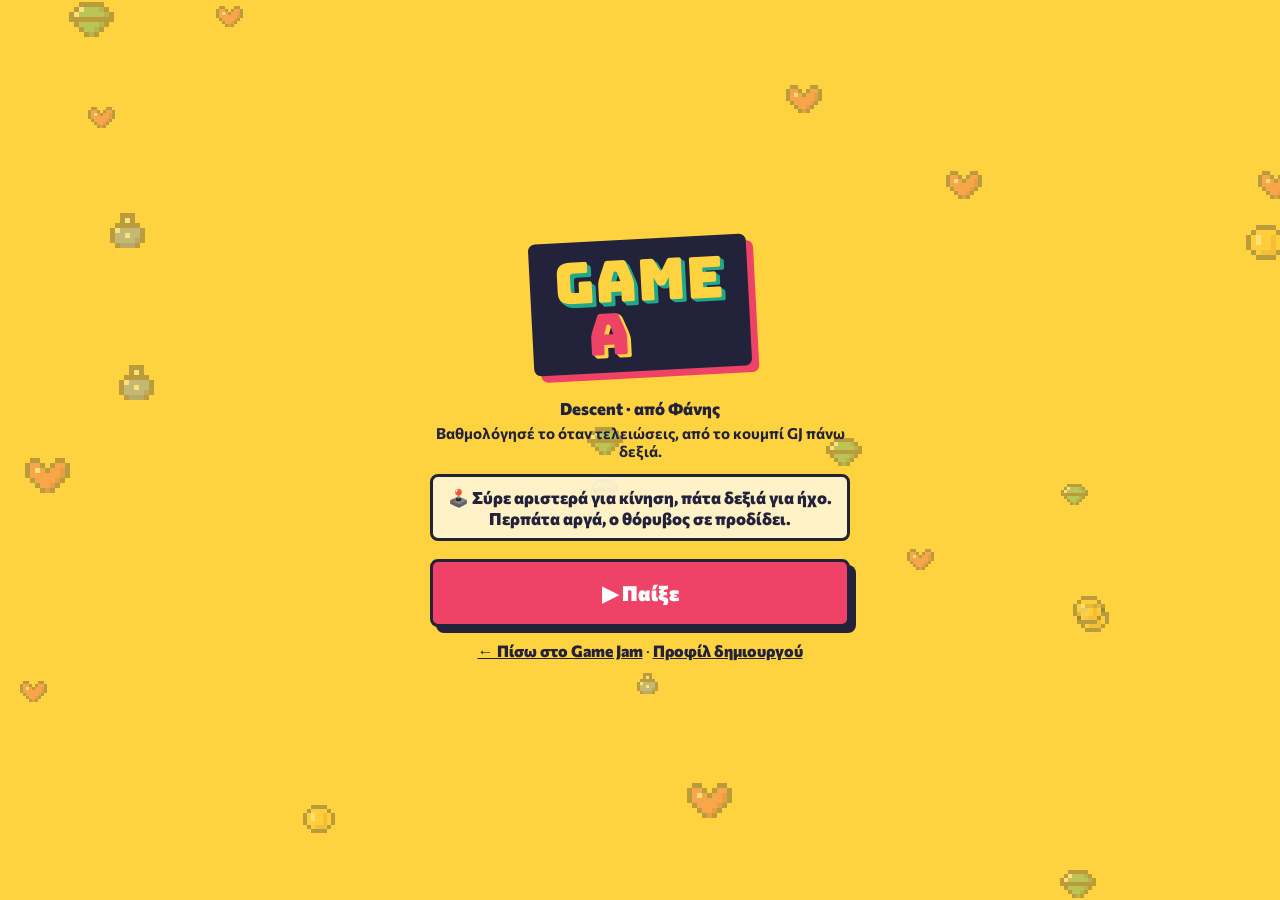
<file: play.html>
<!doctype html>
<html lang="el">
<head>
<meta charset="utf-8">
<meta name="viewport" content="width=device-width, initial-scale=1, maximum-scale=1, user-scalable=no, viewport-fit=cover">
<title>Game Jam · Παίξε</title>
<meta name="theme-color" content="#22223B">
<link rel="manifest" href="manifest.webmanifest">
<link rel="apple-touch-icon" href="icons/apple-touch-icon.png">
<meta name="apple-mobile-web-app-capable" content="yes">
<meta name="mobile-web-app-capable" content="yes">
<meta name="apple-mobile-web-app-title" content="Game Jam">
<link rel="icon" href="data:image/svg+xml,<svg xmlns=%22http://www.w3.org/2000/svg%22 viewBox=%220 0 100 100%22><text y=%22.9em%22 font-size=%2290%22>🕹️</text></svg>">
<link rel="preconnect" href="https://fonts.googleapis.com">
<link rel="preconnect" href="https://fonts.gstatic.com" crossorigin>
<link href="https://fonts.googleapis.com/css2?family=Bungee&family=Commissioner:wght@600;800;900&display=swap" rel="stylesheet">
<link rel="stylesheet" href="gj.css?v29">
<style>
:root{--y:#FFD23F;--ink:#22223B;--paper:#FFF6D6;--red:#EE4266;--teal:#1FA88A;--indigo:#3D3A8C;
  --display:"Bungee","Arial Black",Impact,sans-serif;--body:"Commissioner","Segoe UI",Roboto,Helvetica,Arial,sans-serif}
*,*::before,*::after{box-sizing:border-box}
html,body{margin:0;height:100%;overflow:hidden;background:#000;overscroll-behavior:none;touch-action:manipulation;-webkit-text-size-adjust:100%}
body{font-family:var(--body);color:var(--ink)}
#game{position:fixed;inset:0;width:100vw;height:100vh;height:100dvh;border:0;display:block;background:#000}

/* gate */
#gate{position:fixed;inset:0;z-index:20;display:grid;place-items:center;background:var(--y);padding:calc(24px + env(safe-area-inset-top,0px)) 20px calc(24px + env(safe-area-inset-bottom,0px));overflow:hidden}
#gate canvas{position:absolute;inset:0;width:100%;height:100%;opacity:.5}
.gbox{position:relative;text-align:center;max-width:420px;width:100%}
.lock{display:inline-block;background:var(--ink);padding:.28em .42em .22em;border-radius:.12em;transform:rotate(-3deg);box-shadow:.12em .12em 0 var(--red);font-family:var(--display);font-size:clamp(2.4rem,13vw,3.6rem);line-height:.9;text-align:left}
.lock span{display:block;white-space:nowrap}
.lock .a{color:var(--y);text-shadow:.02em .02em 0 var(--teal),.04em .04em 0 var(--teal),.06em .06em 0 var(--teal)}
.lock .b{padding-left:.55em;text-shadow:.02em .02em 0 var(--y),.04em .04em 0 var(--y),.06em .06em 0 var(--y)}
.lock[data-l="A"] .b{color:var(--red)} .lock[data-l="B"] .b{color:var(--teal);text-shadow:.02em .02em 0 var(--y),.04em .04em 0 var(--y),.06em .06em 0 var(--y)} .lock[data-l="C"] .b{color:#8F8BFF}
.sub{margin:26px 0 0;font-weight:800;font-size:1.05rem}
.how2{margin:6px 0 0;font-weight:700;font-size:.95rem}
.how{margin:14px 0 0;font-weight:800;font-size:1.05rem;background:color-mix(in srgb,#FFF6D6 90%,transparent);border:3px solid var(--ink);border-radius:8px;padding:10px 12px}
.start{display:block;width:100%;margin-top:18px;font-family:var(--body);font-weight:900;font-size:1.3rem;padding:18px;border:3px solid var(--ink);border-radius:8px;background:var(--red);color:#fff;box-shadow:6px 6px 0 var(--ink);cursor:pointer}
.start:active{transform:translate(4px,4px);box-shadow:2px 2px 0 var(--ink)}
.tip{margin:16px 0 0;font-size:.9rem;font-weight:700;color:#5a5670}
.tip a{color:var(--ink)}
.back{display:inline-block;margin-top:14px;font-weight:800;color:var(--ink)}
.clock{font-family:var(--display);font-size:2rem;margin-top:10px}

/* floating menu */
#fab{position:fixed;z-index:30;right:calc(10px + env(safe-area-inset-right,0px));top:calc(10px + env(safe-area-inset-top,0px));display:flex;flex-direction:column;align-items:flex-end;gap:8px;touch-action:none}
#fabBtn{width:46px;height:46px;border-radius:12px;border:3px solid var(--ink);background:var(--y);color:var(--ink);font-family:var(--display);font-size:.95rem;box-shadow:3px 3px 0 var(--ink);cursor:pointer;opacity:.82}
#fab.open #fabBtn{opacity:1}
.fi{display:none;font-family:var(--body);font-weight:900;font-size:.95rem;padding:10px 14px;border:3px solid var(--ink);border-radius:10px;background:var(--paper);color:var(--ink);box-shadow:3px 3px 0 var(--ink);cursor:pointer;white-space:nowrap;text-decoration:none}
.fi.vote{background:var(--red);color:#fff}
#fab.open .fi{display:block}
.fi[hidden]{display:none!important}
#fab[hidden]{display:none}
.cupline{display:inline-block;margin:0 0 8px;font-weight:900;font-size:.85rem;letter-spacing:.04em;background:#EE4266;color:#fff;border-radius:999px;padding:4px 12px}
</style>
</head>
<body>
<iframe id="game" title="Game" allow="autoplay; fullscreen; gamepad; screen-wake-lock" allowfullscreen></iframe>

<div id="gate">
  <canvas id="fx" aria-hidden="true"></canvas>
  <div class="gbox">
    <div class="lock" id="lock"><span class="a">GAME</span><span class="b" id="lockL">A</span></div>
    <div id="gateBody"></div>
  </div>
</div>

<div id="fab" hidden>
  <button id="fabBtn" type="button" aria-expanded="false" aria-label="Μενού Game Jam">GJ</button>
  <button class="fi vote" id="fiVote" type="button">★ Βαθμολόγησε</button>
  <button class="fi" id="fiCom" type="button">💬 Σχόλια</button>
  <button class="fi" id="fiFull" type="button" hidden>⛶ Πλήρης οθόνη</button>
  <a class="fi" href="index.html#games">← Πίσω στο Game Jam</a>
</div>

<script src="gj.js?v29"></script>
<script>
(function(){
  const q=new URLSearchParams(location.search); let L=(q.get("g")||"A").toUpperCase(); if(!GJ.GAMES.includes(L)) L="A";
  document.title=GJ.gname(L)+" · Game Jam";
  document.getElementById("lock").dataset.l=L; document.getElementById("lockL").textContent=L;
  const gate=document.getElementById("gate"), body=document.getElementById("gateBody"), frame=document.getElementById("game");
  const fab=document.getElementById("fab"), fabBtn=document.getElementById("fabBtn"), P=GJ.platform();
  const canFull=!!(document.documentElement.requestFullscreen||document.documentElement.webkitRequestFullscreen) && !P.ios;

  function fmt(ms){ const s=Math.max(0,Math.floor(ms/1000)),h=Math.floor(s/3600),m=Math.floor(s%3600/60),x=s%60,p=n=>String(n).padStart(2,"0"); return p(h)+":"+p(m)+":"+p(x); }
  async function goFull(){ try{ const el=document.documentElement; if(document.fullscreenElement) return;
      if(el.requestFullscreen) await el.requestFullscreen({navigationUI:"hide"}); else if(el.webkitRequestFullscreen) el.webkitRequestFullscreen(); }catch(e){} }
  async function wake(){ try{ if("wakeLock" in navigator) await navigator.wakeLock.request("screen"); }catch(e){} }

  function renderGate(){
    const now=new Date();
    if(now<GJ.PLAY_AT){
      body.innerHTML=`<p class="sub">Το ${GJ.gname(L)} ανοίγει σε</p><div class="clock" id="clk">${fmt(GJ.PLAY_AT-now)}</div><a class="back" href="index.html">← Πίσω στο Game Jam</a>`;
      return false;
    }
    const dv=GJ.devOf(L); const who=`<p class="sub">${GJ.esc(GJ.gname(L))}${dv?` · από ${GJ.esc(dv.name)}`:""}</p>`;
    const tip = P.ios && !GJ.standalone() ? `<p class="tip">Στο iPhone για πλήρη οθόνη, <a href="index.html#installSec">βάλε το Game Jam στην αρχική οθόνη</a>.</p>` : "";
    body.innerHTML=`${who}<p class="how2">Βαθμολόγησέ το όταν τελειώσεις, από το κουμπί GJ πάνω δεξιά.</p>${(GJ.INFO[L]&&GJ.INFO[L].howto)?`<p class="how">🕹️ ${GJ.INFO[L].howto}</p>`:""}
      <button class="start" id="start" type="button">▶ Παίξε</button>${tip}<a class="back" href="index.html">← Πίσω στο Game Jam</a>${dv?` · <a class="back" href="devs/${dv.slug}/">Προφίλ δημιουργού</a>`:""}`;
    document.getElementById("start").onclick=async()=>{ if(canFull) await goFull(); wake(); gate.remove(); fab.hidden=false; try{ frame.focus(); }catch(e){} stopFx(); trackStart(); };
    if(!frame.src) frame.src="games/"+L.toLowerCase()+"/";
    return true;
  }
  // champion cup on the play screen
  if(GJ.RES) GJ.RES.load().then(({d})=>{ const c=GJ.RES.champion(d); if(!c||c.l!==L) return; const s=body.querySelector(".sub"); if(s&&!body.querySelector(".cupline")){ const p=document.createElement("p"); p.className="cupline"; p.textContent="🏆 Game Jam Vol. 01 Champion"; s.before(p); } }).catch(()=>{});
  if(!renderGate()){ const t=setInterval(()=>{ const c=document.getElementById("clk"); if(new Date()>=GJ.PLAY_AT){ clearInterval(t); renderGate(); } else if(c) c.textContent=fmt(GJ.PLAY_AT-new Date()); },1000); }


  /* ---------- play stats: time played + the "finish" event sent by the game ---------- */
  const TKEY="gj_time_"+L+(GJ.TEST?"_test":""); let tracking=false, secs=0, sinceReport=0;
  try{ secs=parseFloat(localStorage.getItem(TKEY))||0; }catch(e){}
  function saveT(){ try{ localStorage.setItem(TKEY,String(Math.round(secs))); }catch(e){} }
  function flushT(){ saveT(); if(secs>=1) GJ.report(L,"time",Math.round(secs)); sinceReport=0; }
  function trackStart(){
    if(tracking) return; tracking=true;
    setInterval(()=>{ if(document.visibilityState==="visible"){ secs+=5; sinceReport+=5; saveT(); if(sinceReport>=30) flushT(); } },5000);
    addEventListener("pagehide",flushT); document.addEventListener("visibilitychange",()=>{ if(document.visibilityState==="hidden") flushT(); });
    setTimeout(flushT,21000);   // the first report only after ~20 s of real play
  }

  /* a game reports a finished run: {gj:"clear", ver, mode, seconds, details:{…}}  → champions list */
  let clearBusy=false;
  function handleClear(d){
    const secs=Math.round(+d.seconds); if(!isFinite(secs)||secs<10||clearBusy) return;
    let det={}; try{ det=(d.details&&typeof d.details==="object")? JSON.parse(JSON.stringify(d.details)) : {}; }catch(e){}
    if(Array.isArray(det.battles)) det.battles=det.battles.slice(0,24).map(b=>({id:String(b.id||"").slice(0,30),rank:String(b.rank||"").slice(0,3),score:Math.max(0,Math.min(100,Math.round(+b.score||0)))}));
    if(JSON.stringify(det).length>3500) det={};
    const ver=String(d.ver||GJ.CLEAR_VER[L]||"v1").toLowerCase().replace(/[^a-z0-9._-]/g,"").slice(0,20)||"v1", mode=String(d.mode||"").toLowerCase().replace(/[^a-z0-9 _-]/g,"").slice(0,20);
    clearBusy=true; GJ.report(L,"finish",1);
    const send=()=>GJ.reportClear(L,ver,mode,secs,det).then(()=>{}).catch(()=>{});
    const esc=GJ.esc, t=esc(GJ.gname(L));
    const done=()=>{ send(); GJ.showSheet(`<div class="tour"><div class="tour-ic" aria-hidden="true">🏅</div><h2 class="gj-h">Champion!<small>${t} · ⏱ ${esc(GJ.fmtClock(secs))}</small></h2><p class="tour-d">Το τρέξιμό σου γράφτηκε στη λίστα των champions.</p>
      <button class="gj-go" id="chView" type="button">Δες τη λίστα</button><button class="gj-go tour-skip" id="chClose" type="button">Συνέχεια</button></div>`);
      const sh=GJ.sheetEl(); sh.querySelector("#chView").onclick=()=>GJ.championsSheet(L); sh.querySelector("#chClose").onclick=()=>GJ.close(); clearBusy=false; };
    if(GJ.voter().name){ done(); return; }
    GJ.showSheet(`<div class="tour"><div class="tour-ic" aria-hidden="true">🏅</div><h2 class="gj-h">Το τελείωσες!<small>${t} · ⏱ ${esc(GJ.fmtClock(secs))}</small></h2><p class="tour-d">Πώς σε λένε; Θα μπεις στη λίστα των champions.</p>
      <div class="clr-ask"><input id="chName" class="gj-in" maxlength="40" autocomplete="name" placeholder="Το όνομά σου"><button class="gj-go" id="chSave" type="button">Καταχώρηση</button><button class="gj-go tour-skip" id="chSkip" type="button">Όχι τώρα</button></div></div>`);
    const sh=GJ.sheetEl(); const inp=sh.querySelector("#chName"); setTimeout(()=>inp&&inp.focus(),250);
    sh.querySelector("#chSave").onclick=()=>{ const n=inp.value.trim(); if(!n){ inp.focus(); return; } GJ.setName(n); done(); };
    sh.querySelector("#chSkip").onclick=()=>{ clearBusy=false; GJ.close(); };
  }

  addEventListener("message",e=>{
    const d=e.data; if(!d||typeof d!=="object"||!d.gj) return;
    if(e.source!==frame.contentWindow) return;
    if(d.gj==="finish") GJ.report(L,"finish",1);
    else if(d.gj==="clear") handleClear(d);
    else if(d.gj==="progress"&&isFinite(d.value)) GJ.report(L,"progress",Math.max(0,Math.min(1,+d.value)));
  });

  /* menu */
  const fiFull=document.getElementById("fiFull"); if(canFull) fiFull.hidden=false;
  const setOpen=o=>{ fiFull.hidden = !(canFull && !document.fullscreenElement); fab.classList.toggle("open",o); fabBtn.setAttribute("aria-expanded",o); };
  fiFull.onclick=()=>{ goFull(); setOpen(false); };
  document.getElementById("fiVote").onclick=()=>{ setOpen(false); GJ.scoreSheet(L); };
  document.getElementById("fiCom").onclick=()=>{ setOpen(false); GJ.commentsSheet(L); };
  // drag GJ button vertically along the right edge; tap toggles menu
  let sy=0, st=0, moved=false, dragging=false;
  const savedTop=localStorage.getItem("gj_fab_top"); if(savedTop) fab.style.top=savedTop;
  fabBtn.addEventListener("pointerdown",e=>{ dragging=true; moved=false; sy=e.clientY; st=fab.getBoundingClientRect().top; fabBtn.setPointerCapture(e.pointerId); });
  fabBtn.addEventListener("pointermove",e=>{ if(!dragging) return; const dy=e.clientY-sy; if(Math.abs(dy)>6) moved=true;
    if(moved){ const t=Math.min(innerHeight-60,Math.max(4,st+dy)); fab.style.top=t+"px"; } });
  fabBtn.addEventListener("pointerup",()=>{ dragging=false; if(moved){ try{ localStorage.setItem("gj_fab_top",fab.style.top); }catch(e){} } else setOpen(!fab.classList.contains("open")); });

  /* gate particles (same pixel style as the hub, static-light) */
  const cv=document.getElementById("fx"), ctx=cv.getContext("2d"); let raf=0;
  const PAL={K:"#22223B",Y:"#FFC933",y:"#E0951F",W:"#FFFFFF",R:"#EE4266",r:"#B22A4A",T:"#1FA88A",t:"#127A63",B:"#3B82F6",b:"#1E4FB8"};
  const SPR=[["..KKKK..",".KYYYYK.","KYWYYyYK","KYWYYyYK","KYYYYyYK",".KYyyyK.","..KKKK.."],
    [".KK...KK.","KRRK.KRRK","KRWRKRRrK","KRRRRRRrK",".KRRRRrK.","..KRRrK..","...KrK..."],
    ["..KKKKK..",".KWTTTtK.","KWTTTTTtK","KKKKKKKKK",".KTTTTtK.","..KTTtK..","...KtK..."],
    ["..KKK..","..KWK..",".KKKKK.","KWBBBBK","KBBWBBK","KBBBBbK",".KbbbK."]];
  const imgs=SPR.map(r=>{const c=document.createElement("canvas");c.width=Math.max(...r.map(x=>x.length));c.height=r.length;const x=c.getContext("2d");
    r.forEach((row,j)=>[...row].forEach((ch,i)=>{if(PAL[ch]){x.fillStyle=PAL[ch];x.fillRect(i,j,1,1);}}));return c;});
  let W,H,parts=[];
  function rs(){ W=innerWidth;H=innerHeight;cv.width=W;cv.height=H;ctx.imageSmoothingEnabled=false;
    parts=Array.from({length:22},()=>({im:imgs[Math.random()*imgs.length|0],x:Math.random()*W,y:Math.random()*H,s:3+(Math.random()*3|0),v:12+Math.random()*24})); }
  rs(); addEventListener("resize",rs);
  const still=!matchMedia("(prefers-reduced-motion: no-preference)").matches; let last=performance.now();
  function fr(t){ const dt=Math.min(.05,(t-last)/1000); last=t; ctx.clearRect(0,0,W,H);
    for(const p of parts){ if(!still) p.y-=p.v*dt; if(p.y<-40){p.y=H+20;p.x=Math.random()*W;} ctx.globalAlpha=.6; ctx.drawImage(p.im,Math.round(p.x),Math.round(p.y),p.im.width*p.s,p.im.height*p.s); }
    raf=requestAnimationFrame(fr); }
  raf=requestAnimationFrame(fr);
  function stopFx(){ cancelAnimationFrame(raf); }
})();
</script>
</body>
</html>
</file>
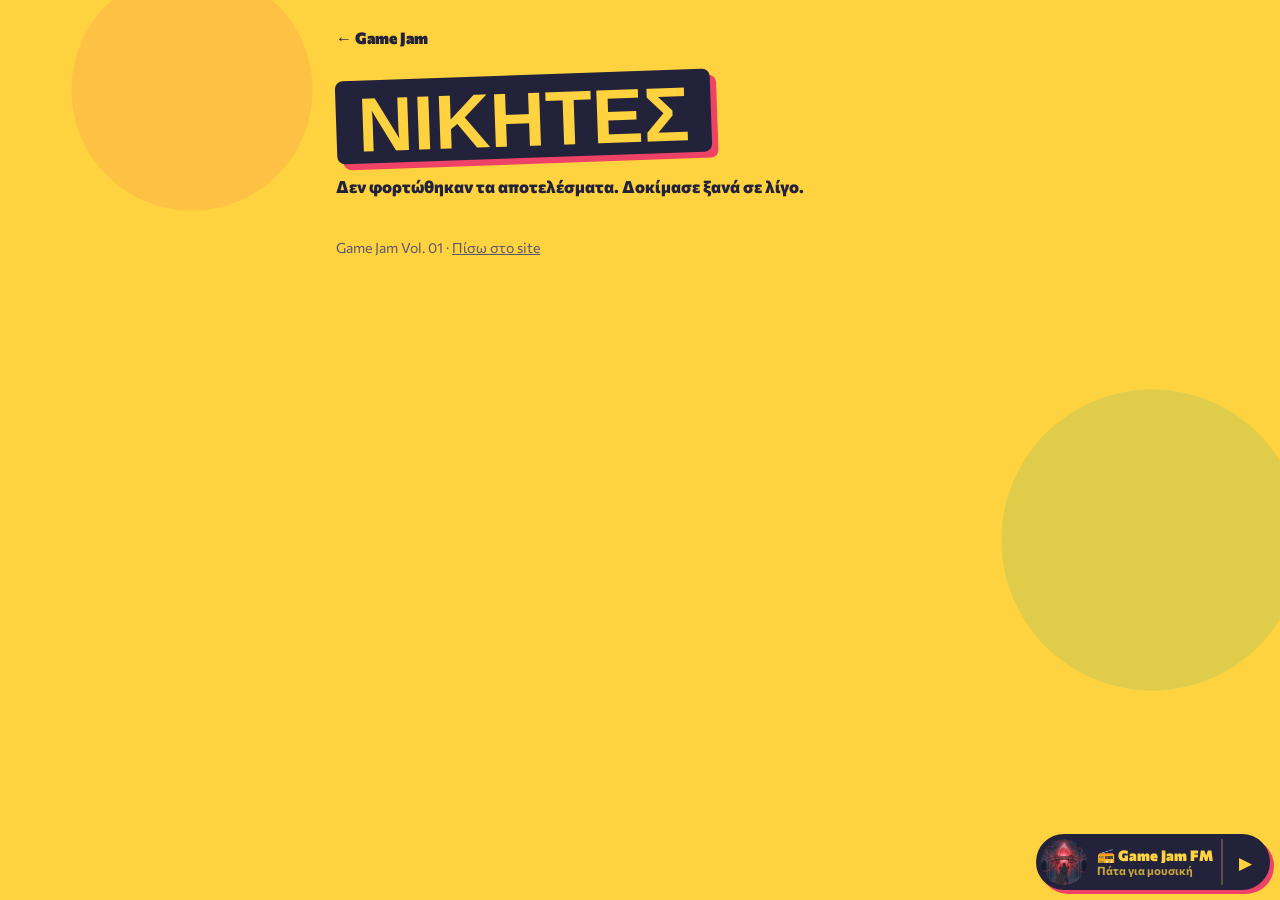
<file: results.html>
<!doctype html>
<html lang="el">
<head>
<meta charset="utf-8">
<script>if(window.top===window&&!/[?&]noshell/.test(location.search)){location.replace("/?p="+encodeURIComponent(location.pathname.replace(/^\/+/,""))+location.hash);}</script>
<meta name="viewport" content="width=device-width, initial-scale=1, viewport-fit=cover">
<title>Αποτελέσματα · Game Jam</title>
<meta name="description" content="Τα αποτελέσματα του Game Jam Vol. 01.">
<meta name="theme-color" content="#FFD23F">
<link rel="icon" href="data:image/svg+xml,<svg xmlns=%22http://www.w3.org/2000/svg%22 viewBox=%220 0 100 100%22><text y=%22.9em%22 font-size=%2290%22>🕹️</text></svg>">
<link rel="preconnect" href="https://fonts.googleapis.com">
<link rel="preconnect" href="https://fonts.gstatic.com" crossorigin>
<link href="https://fonts.googleapis.com/css2?family=Bungee&family=Commissioner:wght@400;600;800;900&display=swap" rel="stylesheet">
<link rel="stylesheet" href="arcade.css?v29">
<link rel="stylesheet" href="gj.css?v29">
</head>
<body data-root="" data-page="results">
<main>
  <a class="back" href="home.html">← Game Jam</a>
  <header><h1 class="atitle"><span>ΝΙΚΗΤΕΣ</span></h1><p class="asub" id="rsub">Φορτώνω…</p></header>
  <div id="app"></div>
  <footer>Game Jam Vol. 01 · <a href="home.html">Πίσω στο site</a></footer>
</main>
<script src="gj.js?v29"></script>
<script src="results.js?v29"></script>
</body>
</html>
</file>
<file: gj.css>
/* Game Jam shared UI: vote sheet, install, play shell */
.gj-backdrop{position:fixed;inset:0;z-index:50;background:rgba(20,18,40,.45);opacity:0;transition:opacity .2s;pointer-events:none}
.gj-backdrop.on{opacity:1;pointer-events:auto}
.gj-sheet{position:fixed;left:50%;bottom:0;z-index:51;width:min(520px,100%);transform:translate(-50%,105%);transition:transform .28s cubic-bezier(.2,1.1,.4,1);
  background:#FFF6D6;color:#22223B;
  border:3px solid #22223B;border-bottom:0;border-radius:16px 16px 0 0;padding:18px 18px calc(18px + env(safe-area-inset-bottom,0px));
  font-family:"Commissioner","Segoe UI",Roboto,Helvetica,Arial,sans-serif;max-height:92vh;overflow:auto}
.gj-sheet.on{transform:translate(-50%,0)}
.gj-grab{width:44px;height:5px;border-radius:9px;background:#22223B;opacity:.35;margin:-6px auto 12px}
.gj-x{position:absolute;right:12px;top:10px;width:36px;height:36px;border:2px solid #22223B;border-radius:8px;background:transparent;color:#22223B;font-size:1.2rem;font-weight:900;cursor:pointer}
.gj-h{font-family:"Bungee","Arial Black",Impact,sans-serif;font-size:clamp(1.3rem,6.4vw,1.9rem);line-height:1.05;margin:0;overflow-wrap:anywhere}
.gj-h small{display:block;font-family:"Commissioner",sans-serif;font-weight:800;font-size:.85rem;color:#5a5670;margin-top:6px;letter-spacing:0}
.gj-lbl{display:block;font-weight:900;font-size:.95rem;margin:16px 0 8px}
.gj-in{width:100%;font:inherit;font-size:1.05rem;font-weight:700;padding:12px 14px;border:3px solid #22223B;border-radius:8px;background:#fff;color:#22223B}
.gj-scores{display:grid;grid-template-columns:repeat(5,1fr);gap:8px}
.gj-chip{font:inherit;font-family:"Bungee","Arial Black",sans-serif;font-size:1.25rem;padding:12px 0;border:3px solid #22223B;border-radius:8px;background:#fff;color:#22223B;cursor:pointer;box-shadow:3px 3px 0 #22223B;transition:transform .06s}
.gj-chip:active{transform:translate(2px,2px);box-shadow:1px 1px 0 #22223B}
.gj-chip[aria-pressed="true"]{background:#EE4266;color:#fff}
.gj-chips3{display:grid;grid-template-columns:repeat(3,1fr);gap:8px}
.gj-chips3 .gj-chip{font-family:"Commissioner","Segoe UI",sans-serif;font-weight:900;font-size:.88rem;line-height:1.1;padding:12px 4px;overflow-wrap:anywhere}
.gj-hint{font-size:.85rem;color:#5a5670;margin:8px 0 0;font-weight:600}
.gj-go{display:block;width:100%;margin-top:18px;font:inherit;font-weight:900;font-size:1.15rem;padding:15px;border:3px solid #22223B;border-radius:8px;background:#EE4266;color:#fff;box-shadow:5px 5px 0 #22223B;cursor:pointer}
.gj-go:disabled{background:#e9e1c2;color:#8a849e;box-shadow:none;cursor:default}
.gj-msg{margin:12px 0 0;font-weight:800;text-align:center}
.gj-msg.ok{color:#127A63}.gj-msg.err{color:#B22A4A}
.gj-done{text-align:center;padding:10px 0 4px}
.gj-done .big{font-family:"Bungee",sans-serif;font-size:3.2rem;line-height:1;color:#EE4266}
@media (prefers-color-scheme:dark){
  .gj-sheet{background:#2A2848;color:#FFE9A3;border-color:#FFE9A3}
  .gj-grab{background:#FFE9A3}.gj-x{border-color:#FFE9A3;color:#FFE9A3}
  .gj-h small,.gj-hint{color:#b9b3d6}
  .gj-in,.gj-chip{background:#1C1B33;color:#FFE9A3;border-color:#FFE9A3;box-shadow:3px 3px 0 #FFE9A3}
  .gj-chip[aria-pressed="true"]{background:#FF6B88;color:#1C1B33}
  .gj-go{border-color:#FFE9A3;box-shadow:5px 5px 0 #FFE9A3}
  .gj-go:disabled{background:#3a3760;color:#8f89b3}
  .gj-msg.ok{color:#4FD6B4}.gj-msg.err{color:#FF6B88}
}

.gj-test{position:fixed;z-index:60;left:calc(10px + env(safe-area-inset-left,0px));bottom:calc(10px + env(safe-area-inset-bottom,0px));font:900 .8rem "Commissioner",system-ui,sans-serif;background:#1FA88A;color:#fff;border:3px solid #22223B;border-radius:999px;padding:8px 12px;box-shadow:3px 3px 0 #22223B;cursor:pointer;opacity:.92}

/* comments */
.gj-clist{max-height:34vh;overflow:auto;margin:14px 0 4px;padding:2px;display:grid;gap:8px;align-content:start;overscroll-behavior:contain}
.gj-c{border:2px solid #22223B;border-radius:8px;background:#fff;padding:8px 10px}
.gj-c.me{background:#FFE9EE}
.gj-ch{display:flex;justify-content:space-between;gap:10px;font-size:.82rem;margin-bottom:2px}
.gj-ch b{font-weight:900} .gj-ch span{color:#5a5670;font-weight:700;white-space:nowrap}
.gj-cb{font-weight:600;font-size:.98rem;white-space:pre-wrap;overflow-wrap:anywhere}
.gj-ta{resize:none;margin-top:8px;min-height:64px}
.gj-link{background:none;border:0;padding:0;font:inherit;font-weight:900;color:#EE4266;text-decoration:underline;cursor:pointer}
@media (prefers-color-scheme:dark){
  .gj-c{background:#1C1B33;border-color:#FFE9A3} .gj-c.me{background:#3a2740}
  .gj-ch span{color:#b9b3d6} .gj-link{color:#FF6B88}
}

.gj-vid{margin:14px 0 4px;border:3px solid #22223B;border-radius:10px;overflow:hidden;background:#000;aspect-ratio:16/9}
.gj-vid video,.gj-vid iframe{width:100%;height:100%;border:0;display:block;background:#000}
@media (prefers-color-scheme:dark){.gj-vid{border-color:#FFE9A3}}

.gj-ul{list-style:none;margin:6px 0 0;padding:0;display:grid;gap:6px}
.gj-ul li{border:2px solid #22223B;border-radius:8px;background:#fff;padding:7px 10px;font-weight:700}
@media (prefers-color-scheme:dark){.gj-ul li{background:#1C1B33;border-color:#FFE9A3}}

/* champions */
.ch-list{display:grid;gap:8px;margin:14px 0 4px;max-height:48vh;overflow:auto;overscroll-behavior:contain}
.ch-modes{display:flex;gap:6px;flex-wrap:wrap;margin-bottom:2px}
.ch-modes .gj-chip{font-size:.8rem;padding:6px 10px;box-shadow:2px 2px 0 #22223B}
.ch-row{display:grid;grid-template-columns:34px 1fr auto;gap:10px;align-items:center;border:2px solid #22223B;border-radius:10px;background:#fff;padding:8px 10px}
.ch-row.first{background:#FFF3C4;border-color:#EE4266}
.ch-pos{font-size:1.35rem;text-align:center;font-weight:900}
.ch-mid b{display:block;overflow-wrap:anywhere}
.ch-chips{display:flex;gap:5px;flex-wrap:wrap;margin-top:3px}
.ch-chip{font-weight:800;font-size:.72rem;padding:2px 7px;border:2px solid #22223B;border-radius:999px;background:#FFF6D6;color:#22223B}
.ch-chip.mode{background:#22223B;color:#FFD23F}
.ch-time{font-family:"Bungee","Arial Black",sans-serif;font-size:.95rem;white-space:nowrap}
@media (prefers-color-scheme:dark){.ch-row{background:#1C1B33;border-color:#FFE9A3}.ch-row.first{background:#3a2740;border-color:#FF6B88}.ch-chip{border-color:#FFE9A3;background:#2A2848;color:#FFE9A3}.ch-chip.mode{background:#FFE9A3;color:#1C1B33}}
.clr-ask{display:grid;gap:8px}
</file>
<file: radio.css>
/* Game Jam FM (lives in the shell, persists across pages) */
:root{--ink:#22223B;--bg:#FFD23F;--red:#EE4266;--body:"Commissioner","Segoe UI",Roboto,Helvetica,Arial,sans-serif;--display:"Bungee","Arial Black",Impact,sans-serif}
@media (prefers-color-scheme:dark){:root{--ink:#FFE9A3;--bg:#1C1B33;--red:#FF6B88}}
.music{position:fixed;z-index:5;right:calc(10px + env(safe-area-inset-right,0px));bottom:calc(10px + env(safe-area-inset-bottom,0px));display:flex;align-items:center;gap:0;max-width:min(300px,calc(100vw - 20px));background:var(--ink);color:var(--bg);border:3px solid var(--ink);border-radius:999px;box-shadow:4px 4px 0 var(--red);overflow:hidden;font-family:var(--body)}
.music button{font:inherit;color:inherit;background:none;border:0;cursor:pointer;padding:0}
.music .rc{flex:none;width:46px;height:46px;display:block;border-radius:50%;overflow:hidden;margin:2px}
.music .rc img{width:100%;height:100%;object-fit:cover;display:block;border-radius:50%;background:#000}
.music[data-on="true"] .rc img{animation:spin 6s linear infinite}
@keyframes spin{to{transform:rotate(360deg)}}
.music .rt{display:flex;flex-direction:column;align-items:flex-start;text-align:left;min-width:0;padding:0 8px;flex:1}
.music .rn{font-weight:900;font-size:.92rem;line-height:1.15;white-space:nowrap;overflow:hidden;text-overflow:ellipsis;max-width:150px}
.music .ra{font-weight:700;font-size:.72rem;opacity:.75;white-space:nowrap;overflow:hidden;text-overflow:ellipsis;max-width:150px}
.music .rp{flex:none;width:46px;height:46px;display:grid;place-items:center;border-left:2px solid color-mix(in srgb,var(--bg) 25%,transparent)}
.music .rp:active{background:color-mix(in srgb,var(--bg) 18%,transparent)}
.music .rpi{font-size:1.05rem}
.music .eq{display:none;align-items:flex-end;gap:2px;height:16px;width:18px}
.music .eq i{display:block;width:4px;background:var(--red);height:30%}
.music[data-on="true"] .eq{display:flex} .music[data-on="true"] .rpi{display:none}
.music[data-on="true"] .eq i:nth-child(1){height:calc(25% + var(--beat,0)*75%)}
.music[data-on="true"] .eq i:nth-child(2){height:calc(55% + var(--beat,0)*45%)}
.music[data-on="true"] .eq i:nth-child(3){height:calc(15% + var(--beat,0)*85%)}
/* radio sheet */
.rd{display:flex;gap:14px;align-items:center;margin:14px 0 6px}
.rd-cv{width:104px;height:104px;border:3px solid #22223B;border-radius:12px;object-fit:cover;box-shadow:4px 4px 0 #22223B;flex:none;background:#000}
.rd-meta{display:flex;flex-direction:column;min-width:0;gap:2px}.rd-meta b{font-size:1.2rem;line-height:1.15;overflow-wrap:anywhere}.rd-meta span{font-weight:800}.rd-meta em{font-style:normal;font-weight:700;font-size:.85rem;opacity:.7}
.rd-seek{width:100%;margin:12px 0 0;accent-color:#EE4266}
.rd-time{display:flex;justify-content:space-between;font-weight:800;font-size:.8rem;opacity:.75}
.rd-ctl{display:flex;justify-content:center;gap:10px;margin:10px 0}
.rd-b{font:inherit;font-size:1.25rem;width:52px;height:46px;border:3px solid #22223B;border-radius:10px;background:#fff;color:#22223B;cursor:pointer;box-shadow:3px 3px 0 #22223B}
.rd-b.main{background:#EE4266;color:#fff;width:64px}.rd-b[aria-pressed="true"]{background:#FFD23F}.rd-b:active{transform:translate(2px,2px);box-shadow:1px 1px 0 #22223B}
.rd-list{max-height:26vh;overflow:auto;display:grid;gap:6px;margin-top:6px;overscroll-behavior:contain}
.rd-it{display:flex;align-items:center;gap:10px;text-align:left;font:inherit;border:2px solid #22223B;border-radius:10px;background:#fff;color:#22223B;padding:6px 8px;cursor:pointer}
.rd-it img{width:36px;height:36px;border-radius:6px;object-fit:cover;flex:none}
.rd-it b{display:block;font-size:.92rem;line-height:1.1}.rd-it small{font-weight:700;opacity:.7}
.rd-it.on{background:#FFE9EE;border-color:#EE4266}
.rd-credit{margin-top:10px;font-size:.72rem}
@media (prefers-color-scheme:dark){.rd-cv,.rd-b,.rd-it{border-color:#FFE9A3}.rd-b,.rd-it{background:#1C1B33;color:#FFE9A3;box-shadow:3px 3px 0 #FFE9A3}.rd-it.on{background:#3a2740}.rd-b.main{background:#FF6B88;color:#1C1B33}}
.rd-vol{display:flex;align-items:center;gap:10px;margin:2px 0 8px}
.rd-vol input[type=range]{flex:1;accent-color:#EE4266}
.rd-vol span{min-width:42px;text-align:right;font-weight:900;font-size:.85rem}
.rd-b.sm{width:44px;height:40px;font-size:1.05rem}
.tour{text-align:center;padding:6px 0 2px}
.tour-ic{font-size:3.4rem;line-height:1;margin:6px 0 10px}
.tour .gj-h{font-size:clamp(1.15rem,5.6vw,1.6rem)}
.tour-d{font-weight:700;font-size:1.02rem;margin:12px 4px 8px}
.tour-dots{display:flex;justify-content:center;gap:8px;margin:14px 0 4px}
.tour-dots i{width:10px;height:10px;border-radius:50%;border:2px solid #22223B;background:transparent}
.tour-dots i.on{background:#EE4266;border-color:#EE4266}
.gj-go.tour-skip{background:transparent;color:inherit;box-shadow:none;border-color:transparent;margin-top:6px;font-size:.95rem;opacity:.75}
@media (prefers-color-scheme:dark){.tour-dots i{border-color:#FFE9A3}}

.music{transition:transform .22s ease,opacity .22s}
body.sheet-in-view .music{transform:translateY(140%);opacity:0;pointer-events:none}
</file>
<file: arcade.css>
/* Arcade + developer profile pages */
:root{
  --bg:#FFD23F; --ink:#22223B; --paper:#FFF6D6; --red:#EE4266; --teal:#1FA88A; --indigo:#3D3A8C; --muted:#5a5670;
  --display:"Bungee","Arial Black",Impact,sans-serif;
  --body:"Commissioner","Segoe UI",Roboto,Helvetica,Arial,sans-serif;
  box-sizing:border-box; padding-top:env(safe-area-inset-top,0px); padding-bottom:env(safe-area-inset-bottom,0px);
}
@media (prefers-color-scheme:dark){ :root{ --bg:#1C1B33; --ink:#FFE9A3; --paper:#2A2848; --red:#FF6B88; --teal:#4FD6B4; --indigo:#8F8BFF; --muted:#b9b3d6; } }
*,*::before,*::after{box-sizing:inherit}
html{-webkit-text-size-adjust:100%}
body{margin:0;background:var(--bg);color:var(--ink);font-family:var(--body);font-size:16px;line-height:1.45;min-height:100vh}
body::before{content:"";position:fixed;inset:0;z-index:0;pointer-events:none;background:
  radial-gradient(circle at 15% 10%,color-mix(in srgb,var(--red) 12%,transparent) 0 120px,transparent 121px),
  radial-gradient(circle at 90% 60%,color-mix(in srgb,var(--teal) 14%,transparent) 0 150px,transparent 151px)}
main{position:relative;z-index:1;max-width:640px;margin:0 auto;padding:20px 16px 56px}
a{color:inherit} :focus-visible{outline:3px solid var(--red);outline-offset:3px}
p,li{text-wrap:pretty} h1,h2,h3{text-wrap:balance}
.back{display:inline-block;font-weight:900;text-decoration:none;margin-bottom:14px;padding:6px 0}
.back:hover{text-decoration:underline}
.atitle{font-family:var(--display);font-size:clamp(2.8rem,15vw,4.8rem);line-height:.9;margin:6px 0 0;color:var(--ink)}
.atitle span{display:inline-block;transform:rotate(-2deg);background:var(--ink);color:var(--bg);padding:.12em .28em .06em;border-radius:.1em;box-shadow:.08em .08em 0 var(--red)}
.asub{font-weight:800;margin:16px 0 0;font-size:1.05rem}
h2{font-weight:900;font-size:1.4rem;margin:34px 0 12px;line-height:1.2}
.glass{background:color-mix(in srgb,var(--paper) 90%,transparent);border:3px solid var(--ink);border-radius:6px;box-shadow:5px 5px 0 var(--ink)}

/* filters */
.chips{display:flex;gap:8px;flex-wrap:wrap;margin:18px 0 4px}
.chip{display:inline-flex;align-items:center;gap:8px;font:inherit;font-weight:900;font-size:.92rem;padding:6px 12px 6px 6px;border:3px solid var(--ink);border-radius:999px;background:color-mix(in srgb,var(--paper) 90%,transparent);color:var(--ink);cursor:pointer;box-shadow:3px 3px 0 var(--ink)}
.chip.all{padding-left:12px}
.chip img{width:26px;height:26px;border-radius:50%;object-fit:cover;background:#000;border:2px solid var(--ink)}
.chip[aria-pressed="true"]{background:var(--red);color:#fff}
.chip:active{transform:translate(2px,2px);box-shadow:1px 1px 0 var(--ink)}

/* game cards */
.grid{display:grid;gap:18px;margin-top:16px}
.gc{overflow:hidden}
.gc .th{aspect-ratio:16/9;background:linear-gradient(135deg,var(--indigo),var(--ink));display:grid;place-items:center;border-bottom:3px solid var(--ink);color:var(--bg);font-family:var(--display);font-size:2.2rem}
.gc .th img{width:100%;height:100%;object-fit:cover;display:block}
.gc .bd{padding:12px 14px 14px}
.gc h3{margin:0;font-family:var(--display);font-size:clamp(1.15rem,5.6vw,1.5rem);line-height:1.05;overflow-wrap:anywhere}
.by{margin:4px 0 0;font-weight:800;font-size:.9rem;color:var(--muted)} .by a{color:var(--ink)}
.tg{margin:8px 0 0;font-weight:600} .ds{margin:6px 0 0;font-size:.95rem}
.badges{display:flex;gap:6px;flex-wrap:wrap;margin-top:10px}
.bdg{font-weight:900;font-size:.72rem;padding:3px 9px;border:2px solid var(--ink);border-radius:999px;background:var(--paper);letter-spacing:.02em}
.bdg.live{background:var(--teal);color:#fff} .bdg.demo{background:var(--indigo);color:#fff} .bdg.wip{background:var(--bg)} .bdg.soon{background:var(--paper);border-style:dashed} .bdg.archived{opacity:.7}
.acts{display:flex;gap:8px;flex-wrap:wrap;margin-top:12px}
.btn{display:inline-block;font:inherit;font-weight:900;font-size:.98rem;text-decoration:none;text-align:center;padding:10px 16px;border:3px solid var(--ink);border-radius:6px;background:var(--ink);color:var(--bg);box-shadow:3px 3px 0 var(--red);cursor:pointer}
.btn.alt{background:var(--paper);color:var(--ink);box-shadow:3px 3px 0 var(--ink)} .btn.red{background:var(--red);color:#fff;box-shadow:3px 3px 0 var(--ink)}
.btn:active{transform:translate(2px,2px);box-shadow:1px 1px 0 var(--ink)}
.gc.soon{border-style:dashed;box-shadow:none;background:transparent} .gc.soon .bd{text-align:center;padding:22px 14px;font-weight:800}

/* devs */
.devs{display:grid;grid-template-columns:repeat(auto-fit,minmax(130px,1fr));gap:12px}
.dv{display:flex;flex-direction:column;align-items:center;text-align:center;gap:6px;padding:12px 8px;text-decoration:none;font-weight:900}
.dv img,.pf .av{width:84px;height:84px;border:3px solid var(--ink);border-radius:8px;object-fit:cover;background:#000}
img.px{image-rendering:pixelated}
.dv small{font-weight:700;opacity:.7;font-size:.78rem}
.pf{padding:16px;display:grid;gap:14px}
.pf .top{display:flex;gap:14px;align-items:center}
.pf .av{width:112px;height:112px;flex:none;box-shadow:4px 4px 0 var(--ink)}
.pf h1{margin:0;font-family:var(--display);font-size:clamp(1.6rem,8vw,2.4rem);line-height:1}
.pf .tl{margin:6px 0 0;font-weight:800;color:var(--muted)}
.pf .fav{display:inline-block;margin-top:8px;font-weight:900;font-size:.85rem;padding:4px 10px;border-radius:999px;background:var(--red);color:#fff}
.pf .bio{margin:0;white-space:pre-wrap;overflow-wrap:anywhere}
.traits{list-style:none;margin:0;padding:0}
.traits li{position:relative;padding-left:18px;margin-bottom:6px}
.traits li::before{content:"";position:absolute;left:0;top:.5em;width:8px;height:8px;background:var(--ink)}
.links{display:flex;gap:8px;flex-wrap:wrap}
.edit-hint{font-weight:800;font-size:.85rem;color:var(--muted);margin:6px 0 0}
.empty{font-weight:700;color:var(--muted)}
footer{margin-top:40px;font-size:.88rem;color:var(--muted)}

/* editor (inside the shared bottom sheet) */
.gj-sheet .ed{display:grid;gap:4px;margin-top:6px}
.gj-sheet .ed .gj-lbl{margin:10px 0 4px}
.gj-sheet textarea.gj-in{min-height:84px;resize:vertical;font-weight:600}
.gj-sheet select.gj-in{appearance:auto}
.gj-sheet .row2{display:grid;grid-template-columns:1fr 2fr;gap:8px}
.gj-sheet .pv{display:block;margin-top:8px;max-width:100%;max-height:120px;border:3px solid #22223B;border-radius:8px;object-fit:cover}
.gj-sheet .dng{background:transparent;color:#B22A4A;box-shadow:none;border-color:#B22A4A;margin-top:10px}
@media (prefers-color-scheme:dark){ .gj-sheet .pv{border-color:#FFE9A3} .gj-sheet .dng{color:#FF6B88;border-color:#FF6B88} }

/* results */
.big{padding:22px 16px;text-align:center}
.clk-l{margin:0;font-weight:800}.clk{font-family:var(--display);font-size:clamp(2rem,10vw,3rem);margin-top:6px;font-variant-numeric:tabular-nums}
.pv-banner{padding:12px 14px;margin-top:16px;background:color-mix(in srgb,var(--teal) 25%,var(--paper));font-weight:700}
.note2{font-weight:700;font-size:.88rem;color:var(--muted);margin:10px 0 0}
.champ{margin-top:18px;padding:18px 16px 20px;text-align:center;position:relative;overflow:hidden}
.crown{font-size:2.6rem;line-height:1;animation:bob 2.2s ease-in-out infinite}
@keyframes bob{50%{transform:translateY(-6px) rotate(-4deg)}}
.cthumb{display:block;width:100%;max-width:340px;aspect-ratio:16/9;object-fit:cover;margin:12px auto 0;border:3px solid var(--ink);border-radius:8px;box-shadow:4px 4px 0 var(--ink);background:#000}
.clabel{margin:14px 0 0;font-weight:900;font-size:.8rem;letter-spacing:.12em;color:var(--red)}
.cname{margin:4px 0 0;font-family:var(--display);font-size:clamp(1.6rem,8vw,2.4rem);line-height:1;overflow-wrap:normal}
.cby{margin:6px 0 0;font-weight:800;color:var(--muted)}
.cavg{font-family:var(--display);font-size:clamp(2.6rem,14vw,4rem);margin-top:8px;color:var(--ink)}
.cmeta{margin:0;font-weight:700;font-size:.9rem}
.rank{display:grid;gap:12px}
.rk{display:grid;grid-template-columns:auto 72px 1fr auto;gap:10px;align-items:center;padding:10px}
.rk .mdl{font-size:1.7rem;line-height:1;min-width:34px;text-align:center}
.rth{width:72px;height:72px;border:3px solid var(--ink);border-radius:8px;object-fit:cover;background:#000}
.rk h3{margin:0;font-family:var(--display);font-size:1.05rem;line-height:1.05;overflow-wrap:anywhere}
.rk .by{font-size:.78rem;margin-top:2px}
.rav{font-family:var(--display);font-size:1.4rem}
.bars{display:flex;align-items:flex-end;gap:3px;height:34px;margin-top:6px}
.bar{flex:1;display:flex;flex-direction:column;align-items:center;justify-content:flex-end;height:100%}
.bar i{display:block;width:100%;min-height:2px;background:var(--red);border-radius:2px 2px 0 0}
.bar span{font-size:.55rem;font-weight:800;opacity:.7;line-height:1.1}
.awards2{display:grid;gap:12px;grid-template-columns:repeat(auto-fit,minmax(160px,1fr))}
.aw{padding:14px;min-width:0}.aw b{font-size:1.05rem}.aw .by{font-size:.82rem}.aw.wide{grid-column:1/-1;text-align:center;background:color-mix(in srgb,var(--red) 18%,var(--paper))}
.awn{font-family:var(--display);font-size:clamp(1.05rem,4.6vw,1.3rem);line-height:1.1;margin-top:8px;overflow-wrap:normal}
@media (max-width:420px){.rk{grid-template-columns:auto 56px 1fr auto}.rth{width:56px;height:56px}}

/* ceremony (results presentation) */
.cer-start{text-align:center}.cer-start .btn{margin-top:14px}
.cer-skip{display:block;margin:14px auto 0;font:inherit;font-weight:800;color:var(--muted);background:none;border:0;text-decoration:underline;cursor:pointer;padding:8px}
.cer-again{margin-top:16px}
.cer-on,.cer-on body{overflow:hidden}
.cer{position:fixed;inset:0;z-index:65;display:flex;flex-direction:column;background:radial-gradient(ellipse at 50% 30%,#3D3A8C 0,#1C1B33 60%,#100f22 100%);color:#FFE9A3;cursor:pointer;user-select:none;-webkit-user-select:none;padding:env(safe-area-inset-top,0px) 16px env(safe-area-inset-bottom,0px);outline:0}
.cer-top{display:flex;align-items:center;gap:8px;padding:12px 0 0}
.cer-prog{flex:1;font-weight:900;font-size:.8rem;letter-spacing:.1em;opacity:.6}
.cer-btn{font:inherit;font-size:1.1rem;width:42px;height:42px;border-radius:50%;border:2px solid #FFE9A3;background:transparent;color:#FFE9A3;cursor:pointer}
.cer-stage{flex:1;display:flex;flex-direction:column;align-items:center;justify-content:center;text-align:center;max-width:560px;width:100%;margin:0 auto;padding:12px 0;min-height:0;overflow:hidden}
.cer-stage.in{animation:cerIn .4s ease-out}
@keyframes cerIn{from{opacity:0;transform:translateY(14px)}to{opacity:1;transform:none}}
.cer .cer-em,.cer-start .cer-em{font-size:3rem;line-height:1;margin:4px 0}
.cer-kick{margin:0;font-weight:900;font-size:.78rem;letter-spacing:.16em;color:#FF6B88}
.cer-t{margin:6px 0 0;font-family:var(--display);font-size:clamp(1.6rem,8vw,2.6rem);line-height:1.05;max-width:100%}
.cer-start .cer-t{margin-top:4px}
.cer-dsc{margin:8px 0 0;font-weight:700;opacity:.85}
.cer-noms{display:flex;gap:10px;justify-content:center;margin-top:18px;width:100%}
.cer-nom{margin:0;flex:1;max-width:160px;transition:opacity .4s,transform .4s,filter .4s}
.cer-nom img{display:block;width:100%;aspect-ratio:16/9;object-fit:cover;border:3px solid #FFE9A3;border-radius:6px;background:#000}
.cer-nom figcaption{font-weight:800;font-size:.78rem;margin-top:4px;line-height:1.15}
.cer-nom.lose{opacity:.3;filter:grayscale(1)}
.cer-nom.win{transform:scale(1.08)}.cer-nom.win img{border-color:#FF6B88;box-shadow:0 0 0 3px #FF6B88}
.cer-noms.solo{margin:0 0 6px}.cer-noms.solo .cer-nom{max-width:200px}
.cer-res{margin-top:18px;min-height:5.5em;width:100%}
.cer-goes{margin:0;font-weight:800;font-style:italic;opacity:.8}
.cer-goes.pulse{animation:cerP .5s ease-in-out infinite alternate}
@keyframes cerP{to{opacity:.35}}
.cer-res.on{animation:cerWin .45s cubic-bezier(.2,1.4,.4,1)}
@keyframes cerWin{from{opacity:0;transform:scale(.85)}to{opacity:1;transform:none}}
.cer-win{font-family:var(--display);font-size:clamp(1.7rem,9vw,2.8rem);line-height:1.05;color:#FFD23F;max-width:100%;overflow-wrap:normal}
.cer-meta{margin:6px 0 0;font-weight:800}
.champ .cer-win{font-size:clamp(2rem,11vw,3.4rem)}
.cer-hint{margin:0;padding:8px 0 calc(16px + env(safe-area-inset-bottom,0px));text-align:center;font-weight:800;font-size:.85rem;opacity:.6;min-height:1.4em}
.cer-rank{list-style:none;padding:0;margin:16px 0;width:100%;max-width:340px;display:grid;gap:8px}
.cer-rank li{display:grid;grid-template-columns:2rem 1fr auto;gap:8px;align-items:center;font-weight:800;border:2px solid #FFE9A3;border-radius:6px;padding:8px 10px;text-align:left}
.cer-rank b{font-family:var(--display);font-weight:400;font-size:.95rem}
.cer .btn{cursor:pointer}
@media (prefers-reduced-motion:reduce){.cer-stage.in,.cer-res.on,.cer-goes.pulse{animation:none}}
.cer{height:100dvh}
.cer-bar{position:absolute;left:0;right:0;top:0;height:4px;background:rgba(255,233,163,.15)}.cer-bar i{display:block;height:100%;width:0;background:#FF6B88;transition:width .5s}
.cer-lock{width:auto;border-radius:999px;padding:0 12px;font-size:.85rem;font-weight:900;background:#FF6B88;border-color:#FF6B88;color:#fff}
.cer-lock[hidden]{display:none}
.cer-noms{display:grid;grid-template-columns:repeat(3,1fr);gap:8px}
.cer-nom{max-width:none}
@media (max-width:480px){ .cer .cer-em{font-size:2.4rem} .cer-dsc{font-size:.95rem} .cer-nom figcaption{font-size:.72rem} .cer-res{margin-top:12px} }
/* champion: winner dead centre, big; the other two below with their scores */
.crowned .cer-noms,.crowned .cer-dsc,.crowned .cer-goes{display:none}
.crowned .cer-em{font-size:2rem}.crowned .cer-t{font-size:clamp(1.1rem,5vw,1.6rem)}
.cer-big{margin:4px auto 10px;width:min(100%,560px)}
.cer-big img{display:block;width:100%;aspect-ratio:16/9;object-fit:cover;border:4px solid #FFD23F;border-radius:10px;box-shadow:0 0 0 4px #FF6B88,0 0 40px rgba(255,210,63,.45);background:#000}
.cer-rest{display:grid;grid-template-columns:1fr 1fr;gap:10px;margin:14px auto 0;width:min(100%,400px)}
.cer-rest .cer-nom{opacity:.85}
.cer-sc{display:block;font-family:var(--display);font-weight:400;font-size:1.1rem;margin-top:2px}

/* champion cup */
.gc.won{box-shadow:5px 5px 0 var(--red)}
.bdg.cupb{background:var(--red);color:#fff;border-color:var(--red)}
.pf.won{box-shadow:5px 5px 0 var(--red)}
.cupban{display:flex;align-items:center;gap:12px;margin:-4px 0 14px;padding:10px 12px;background:var(--ink);color:var(--bg);border-radius:6px}
.cupban .cupi{font-size:2.4rem;line-height:1;animation:bob 2.2s ease-in-out infinite}
.cupban b{display:block;font-family:var(--display);font-weight:400;font-size:1rem;line-height:1.1}
.cupban span{font-weight:800;font-size:.85rem;opacity:.85}
@media (prefers-reduced-motion:reduce){.cupban .cupi{animation:none}}
</file>
<file: games/a/css/style.css>
* {
  margin: 0;
  padding: 0;
  box-sizing: border-box;
}

:root {
  --text: #e7cfae;
  --bright: #f2dab8;
  --line: rgba(206, 108, 56, 0.75);
  --terra: #ce6c38;
  --terra-light: #ec9c62;
  --red: #ff6a5a;
  --amber: #ffdcaa;
  --safe-top: env(safe-area-inset-top, 0px);
  --safe-right: env(safe-area-inset-right, 0px);
  --safe-bottom: env(safe-area-inset-bottom, 0px);
  --safe-left: env(safe-area-inset-left, 0px);
}

html, body {
  width: 100%;
  height: 100%;
  height: 100dvh;   /* η πραγματική ορατή οθόνη (χωρίς τις μπάρες του browser) */
  overflow: hidden;
  background: #000;
  color: var(--text);
  font-family: Georgia, 'Times New Roman', serif;
  touch-action: none;
  overscroll-behavior: none;
  -webkit-user-select: none;
  user-select: none;
  -webkit-touch-callout: none;
  -webkit-tap-highlight-color: transparent;
}

body {
  position: fixed;
  inset: 0;
}

#game {
  position: fixed;
  inset: 0;
  display: block;
  touch-action: none;
}

.hidden {
  display: none !important;
}

.invisible {
  visibility: hidden;
}

/* ---- Οθόνες ---- */
.overlay {
  position: fixed;
  inset: 0;
  z-index: 5;
  display: flex;
  flex-direction: column;
  align-items: center;
  justify-content: center;
  gap: 1.2rem;
  padding: calc(var(--safe-top) + 24px) calc(var(--safe-right) + 16px) calc(var(--safe-bottom) + 24px) calc(var(--safe-left) + 16px);
  text-align: center;
  background: #000;
  touch-action: none;
  animation: fade-in 0.5s ease-out;
}

#menu h1 {
  font-size: clamp(2rem, 11vw, 3.4rem);
  font-weight: normal;
  letter-spacing: 0.24em;
  margin-right: -0.24em; /* αντισταθμίζει το letter-spacing για σωστό κεντράρισμα */
  color: var(--terra-light);
  text-shadow: 0 0 22px rgba(206, 108, 56, 0.45);
  white-space: nowrap;
}

#menu .meander:last-of-type {
  margin-bottom: 1.4rem;
}

.lead {
  font-style: italic;
  line-height: 1.6;
  opacity: 0.75;
  margin-bottom: 0.6rem;
}

.objective {
  max-width: 320px;
  font-family: system-ui, sans-serif;
  font-size: 0.9rem;
  line-height: 1.5;
  opacity: 0.75;
  margin-bottom: 0.8rem;
}

.small-label {
  font-family: system-ui, sans-serif;
  font-size: 0.75rem;
  letter-spacing: 0.25em;
  text-transform: uppercase;
  opacity: 0.5;
}

.headphones {
  display: flex;
  align-items: center;
  gap: 0.5rem;
  margin-top: 1.6rem;
  font-family: system-ui, sans-serif;
  font-size: 0.85rem;
  opacity: 0.65;
}

.headphones svg {
  width: 20px;
  height: 20px;
  fill: none;
  stroke: currentColor;
  stroke-width: 1.6;
}

.controls {
  font-family: system-ui, sans-serif;
  font-size: 0.72rem;
  opacity: 0.35;
}

.keys-only {
  display: none;
}

@media (pointer: fine) {
  .keys-only { display: block; }
  .touch-only { display: none; }
}

.btn {
  width: 250px;
  max-width: 100%;
  padding: 13px 28px;
  font: inherit;
  font-size: 0.95rem;
  letter-spacing: 0.25em;
  text-transform: uppercase;
  color: var(--bright);
  background: transparent;
  border: 1px solid rgba(206, 108, 56, 0.45);
  border-radius: 4px;
  cursor: pointer;
  touch-action: manipulation;
}

.btn.primary {
  color: #1a0d06;
  border-color: var(--terra);
  background: var(--terra);
}

.btn.primary:active {
  background: var(--terra-light);
}

.btn:active {
  background: rgba(206, 108, 56, 0.16);
}

.overlay h2 {
  font-size: 2.2rem;
  font-weight: normal;
  font-style: italic;
  letter-spacing: 0.06em;
  margin-bottom: 0.2rem;
  color: var(--terra-light);
}

#pause {
  background: rgba(0, 0, 0, 0.88);
}

/* Μαίανδρος (ελληνικό κλειδί) — ίδιο μοτίβο με το Pottery.meander του canvas. */
.meander {
  flex: none;
  width: min(300px, 86vw);
  height: 14px;
  background: url("data:image/svg+xml,%3Csvg xmlns='http://www.w3.org/2000/svg' width='16' height='16' viewBox='0 0 16 16'%3E%3Cpath d='M0 14.7H16M0 1.3H16M13 14.7V3H4V11H9V7' fill='none' stroke='%23ce6c38' stroke-width='1.6'/%3E%3C/svg%3E") repeat-x center / 14px 14px;
  opacity: 0.9;
}

@keyframes fade-in {
  from { opacity: 0; }
  to { opacity: 1; }
}

/* ---- HUD ---- */
#hud {
  position: fixed;
  top: calc(var(--safe-top) + 12px);
  left: calc(var(--safe-left) + 12px);
  right: calc(var(--safe-right) + 12px);
  z-index: 3;
  display: grid;
  grid-template-columns: 1fr auto 1fr;   /* το κέντρο μένει στη μέση, όσα κουμπιά κι αν υπάρχουν */
  align-items: center;
  pointer-events: none;
}

.hud-center {
  display: flex;
  flex-direction: column;
  align-items: center;
  gap: 4px;
  font-family: system-ui, sans-serif;
  text-transform: uppercase;
}

.hud-right {
  display: flex;
  gap: 10px;
  justify-self: end;
}

.hud-left {
  display: flex;
  gap: 10px;
  justify-self: start;
}

.hud-btn {
  position: relative;
  width: 48px;
  height: 48px;
  display: flex;
  align-items: center;
  justify-content: center;
  color: var(--text);
  background: rgba(206, 108, 56, 0.06);
  border: 1px solid rgba(206, 108, 56, 0.14);
  border-radius: 50%;
  opacity: 0.6;
  pointer-events: auto;
  cursor: pointer;
  touch-action: none;
}

.hud-btn:active {
  background: rgba(206, 108, 56, 0.15);
}

.hud-btn svg {
  width: 22px;
  height: 22px;
  fill: currentColor;
}

.hud-btn svg .line {
  fill: none;
  stroke: currentColor;
  stroke-width: 1.5;
  stroke-linecap: round;
  stroke-linejoin: round;
}

.hud-btn .count {
  position: absolute;
  right: -4px;
  bottom: -4px;
  min-width: 20px;
  height: 20px;
  padding: 0 5px;
  font-family: system-ui, sans-serif;
  font-size: 0.72rem;
  line-height: 20px;
  color: #000;
  background: var(--text);
  border-radius: 10px;
}

.hud-btn.empty {
  opacity: 0.2;
}

.hud-btn.empty .count {
  background: rgba(206, 108, 56, 0.4);
}

#level-label {
  font-size: 0.7rem;
  letter-spacing: 0.3em;
  opacity: 0.3;
}

#strings-label {
  font-size: 0.62rem;
  letter-spacing: 0.18em;
  opacity: 0.45;
}

/* Άμεσα μηνύματα (αντικείμενα, Χάροντας): κάτω από τον παίκτη. */
#notice {
  position: fixed;
  top: 60%;
  left: calc(var(--safe-left) + 16px);
  right: calc(var(--safe-right) + 16px);
  z-index: 3;
  margin: 0 auto;
  max-width: 380px;
  font-style: italic;
  font-size: 1rem;
  line-height: 1.5;
  text-align: center;
  color: #f3dcc0;
  text-shadow: 0 0 10px rgba(0, 0, 0, 1);
  opacity: 0;
  transition: opacity 0.5s ease;
  pointer-events: none;
}

#notice.visible {
  opacity: 0.9;
}

/* ---- Οδηγίες & τίτλος επιπέδου ---- */
#hint {
  position: fixed;
  top: calc(var(--safe-top) + 78px);
  left: calc(var(--safe-left) + 16px);
  right: calc(var(--safe-right) + 16px);
  z-index: 3;
  margin: 0 auto;
  max-width: 420px;
  font-family: system-ui, sans-serif;
  font-size: 0.95rem;
  line-height: 1.5;
  text-align: center;
  color: var(--bright);
  text-shadow: 0 0 10px rgba(0, 0, 0, 1);
  opacity: 0;
  transition: opacity 0.6s ease;
  pointer-events: none;
}

#hint.visible {
  opacity: 0.8;
}

#level-intro {
  position: fixed;
  inset: 0;
  z-index: 2;
  display: flex;
  flex-direction: column;
  align-items: center;
  justify-content: flex-start;
  padding-top: 24vh;   /* πάνω από τον παίκτη, που είναι στο κέντρο */
  gap: 0.4rem;
  text-align: center;
  pointer-events: none;
  opacity: 0;
}

#level-intro.show {
  animation: intro 5s ease forwards;
}

#intro-number {
  font-family: system-ui, sans-serif;
  font-size: 0.8rem;
  letter-spacing: 0.4em;
  text-transform: uppercase;
  opacity: 0.6;
}

#intro-name {
  font-size: 1.8rem;
  font-style: italic;
  color: var(--bright);
  text-shadow: 0 0 16px rgba(206, 108, 56, 0.45);
}

#intro-line {
  max-width: 320px;
  margin-top: 0.6rem;
  padding: 0 16px;
  font-style: italic;
  line-height: 1.5;
  opacity: 0.8;
}

@keyframes intro {
  0% { opacity: 0; }
  14% { opacity: 1; }
  78% { opacity: 1; }
  100% { opacity: 0; }
}

/* ---- Cutscenes ---- */
.cutscene {
  z-index: 6;
  justify-content: center;
  cursor: pointer;
}

.cutscene.good {
  background: radial-gradient(circle at 50% 30%, #2a1d0e 0%, #000 65%);
}

.cutscene.bad {
  background: radial-gradient(circle at 50% 50%, #0b0f18 0%, #000 70%);
}

#cut-lines {
  display: flex;
  flex-direction: column;
  gap: 0.9rem;
  max-width: 340px;
  font-size: 1.12rem;
  line-height: 1.55;
  color: var(--bright);
}

#cut-lines p {
  opacity: 0;
  transform: translateY(6px);
  transition: opacity 1.4s ease, transform 1.4s ease;
}

#cut-lines p.in {
  opacity: 0.95;
  transform: none;
}

#cut-lines p.in.old {
  opacity: 0.5;
}

.cutscene.good #cut-lines {
  color: #ffe6c2;
}

#cut-skip {
  position: absolute;
  top: calc(var(--safe-top) + 14px);
  right: calc(var(--safe-right) + 14px);
  padding: 8px 14px;
  font-family: system-ui, sans-serif;
  font-size: 0.72rem;
  letter-spacing: 0.25em;
  text-transform: uppercase;
  color: var(--text);
  background: transparent;
  border: 1px solid rgba(206, 108, 56, 0.18);
  border-radius: 4px;
  opacity: 0.55;
  cursor: pointer;
}

/* Μικρή κουκκίδα που "αναπνέει": πάτα για συνέχεια. */
.cut-next {
  position: absolute;
  bottom: calc(var(--safe-bottom) + 48px);
  left: 50%;
  width: 7px;
  height: 7px;
  margin-left: -3.5px;
  border-radius: 50%;
  background: var(--text);
  animation: breathe 2.2s ease-in-out infinite;
}

@keyframes breathe {
  0%, 100% { opacity: 0.1; }
  50% { opacity: 0.6; }
}

/* Ο ψίθυρος "Orpheus..." στο κεφάλαιο V. */
#notice.whisper {
  font-size: 1.25rem;
  letter-spacing: 0.3em;
  color: #f2dab8;
  opacity: 0.7;
}

/* Μακρύ κείμενο κουμπιού (π.χ. "Try again from the last checkpoint"). */
.btn {
  line-height: 1.5;
}

#end-bad .btn.primary {
  letter-spacing: 0.12em;
}

/* Η μικρή ζωγραφιά αγγείου πάνω από τις γραμμές της cutscene. */
#cut-art {
  width: min(300px, 86vw);
  aspect-ratio: 300 / 118;
  height: auto;
  margin-bottom: 1.4rem;
}

/* Το μενού αφήνει να φαίνεται το animated φόντο του canvas. */
#menu {
  background: transparent;
}

/* Υπότιτλοι ανά χαρακτήρα. */
#notice.charon {
  font-style: normal;
  letter-spacing: 0.04em;
  color: #d9c7a8;
}

#notice.shade {
  font-size: 1.05rem;
  letter-spacing: 0.12em;
  color: #e0503c;
  text-shadow: 0 0 10px rgba(150, 20, 10, 0.9);
}

/* Pixel art: οι μικροί καμβάδες μεγαλώνουν με καθαρά τετράγωνα pixels. */
#cut-art {
  image-rendering: pixelated;
  image-rendering: crisp-edges;
}

/* Κουμπιά σε ύφος 8-bit: τετράγωνες γωνίες, χοντρό περίγραμμα, "σκιά" χωρίς θάμπωμα. */
.btn {
  border-radius: 0;
  border-width: 2px;
  box-shadow: 4px 4px 0 rgba(0, 0, 0, 0.9), 4px 4px 0 1px rgba(206, 108, 56, 0.35);
}

.btn:active {
  transform: translate(2px, 2px);
  box-shadow: 2px 2px 0 rgba(0, 0, 0, 0.9);
}

.hud-btn {
  border-radius: 0;
  border-width: 2px;
}

.hud-btn .count {
  border-radius: 0;
}

#level-buttons button,
#cut-skip {
  border-radius: 0;
}

/* ---- Οριζόντια οθόνη (landscape) ---- */
/* Οι οθόνες κυλάνε αν δεν χωράνε, και κεντράρονται μόνο όταν χωράνε. */
.overlay {
  overflow-y: auto;
  justify-content: safe center;
}

@media (orientation: landscape) and (max-height: 540px) {
  .overlay {
    gap: 0.55rem;
    padding: calc(var(--safe-top) + 12px) calc(var(--safe-right) + 16px) calc(var(--safe-bottom) + 12px) calc(var(--safe-left) + 16px);
  }

  .overlay h2 {
    font-size: 1.6rem;
    margin-bottom: 0;
  }

  .btn {
    padding: 8px 24px;
    font-size: 0.85rem;
  }

  .objective {
    margin-bottom: 0.2rem;
  }

  /* Μενού: το έμβλημα (canvas) αριστερά, τα κουμπιά δεξιά. */
  #menu {
    padding-left: 44vw;
  }

  #menu h1 {
    font-size: 2.1rem;
  }

  .headphones {
    margin-top: 0.4rem;
  }

  /* Cutscenes: η ζωγραφιά αριστερά, οι γραμμές δεξιά. */
  .cutscene {
    flex-direction: row;
    gap: 2rem;
  }

  #cut-art {
    width: min(300px, 34vw);
    margin: 0;
  }

  #cut-lines {
    max-width: 52vw;
    font-size: 0.95rem;
    gap: 0.45rem;
  }

  #hint {
    top: calc(var(--safe-top) + 66px);
  }

  #notice {
    top: 68%;
  }

  #level-intro {
    padding-top: 16vh;
  }
}

/* ---- Χάρτης ---- */
/* Ο χάρτης ζωγραφίζεται στο canvas· η οθόνη έχει μόνο τον τίτλο (πάνω) και το Back (κάτω). */
#map-screen {
  background: transparent;
  justify-content: space-between;
  padding-top: calc(var(--safe-top) + 18px);
  padding-bottom: calc(var(--safe-bottom) + 22px);
  animation: none;
}

#map-chapter {
  opacity: 0.85;
  padding: 4px 10px;
  background: rgba(0, 0, 0, 0.75);
}

/* Όσο είναι ανοιχτός ο χάρτης, τα μηνύματα του παιχνιδιού κρύβονται. */
body.map-open #hint,
body.map-open #notice,
body.map-open #level-intro {
  visibility: hidden;
}

/* ---- Μενού: ο χώρος της σκηνής σε pixel art (τη ζωγραφίζει το canvas, Fx.drawMenu) ---- */
#menu-art {
  flex: none;
  width: min(340px, 92vw);
  height: min(21vh, 170px);
}

@media (orientation: landscape) and (max-height: 540px) {
  #menu-art {
    display: none;
  }
}

/* ---- Μέσα σε iframe (site του game jam) ----
   Πάνω δεξιά (~60×60 px) έχει κουμπί το ίδιο το site: τα κουμπιά μας (λύρα, αγγείο,
   Skip) φεύγουν από εκεί — η λύρα και το αγγείο πιο κάτω, το Skip αριστερά. */
body.embedded .hud-right {
  position: absolute;
  top: 64px;
  right: 0;
}

body.embedded #hint {
  top: calc(var(--safe-top) + 132px);
}

body.embedded #cut-skip {
  right: auto;
  left: calc(var(--safe-left) + 14px);
}

/* Οριζόντια το μήνυμα χωράει ανάμεσα στα κουμπιά — μένει ψηλά. */
body.embedded.landscape #hint {
  top: calc(var(--safe-top) + 66px);
}
</file>
